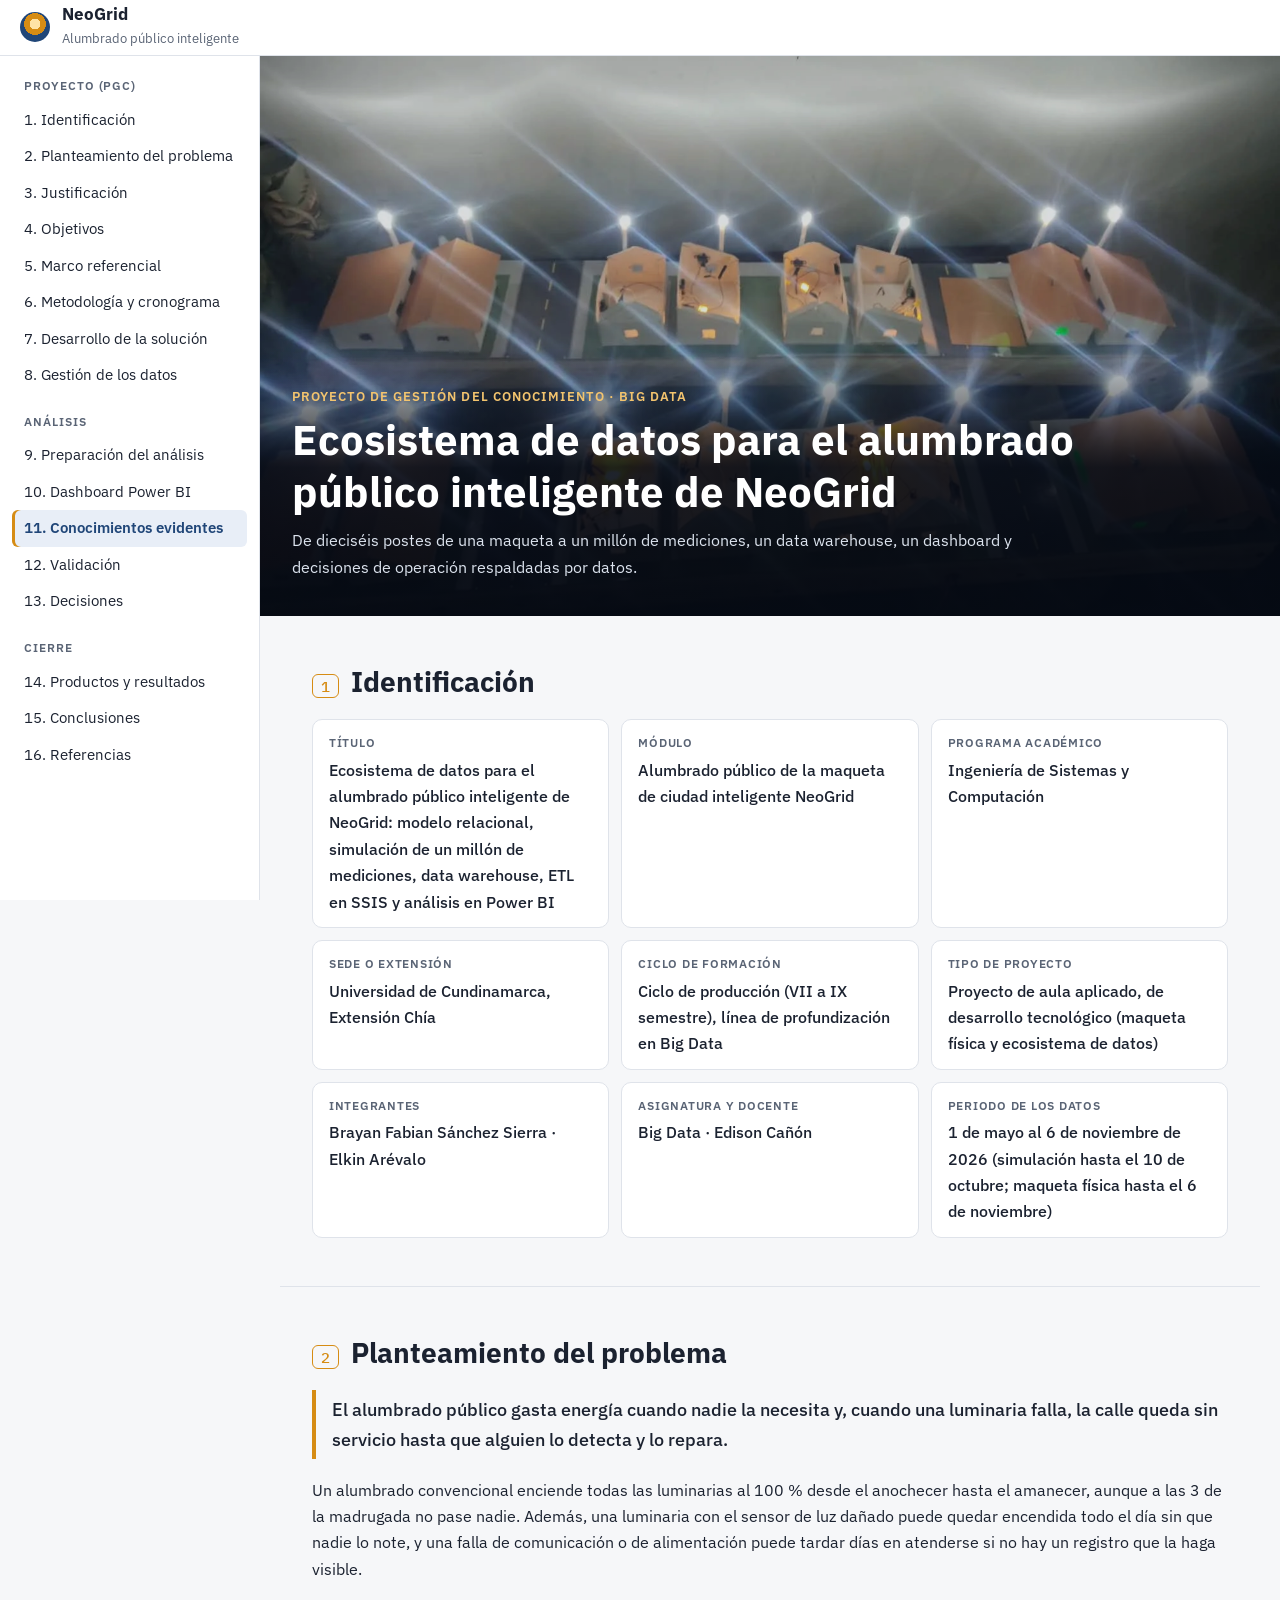
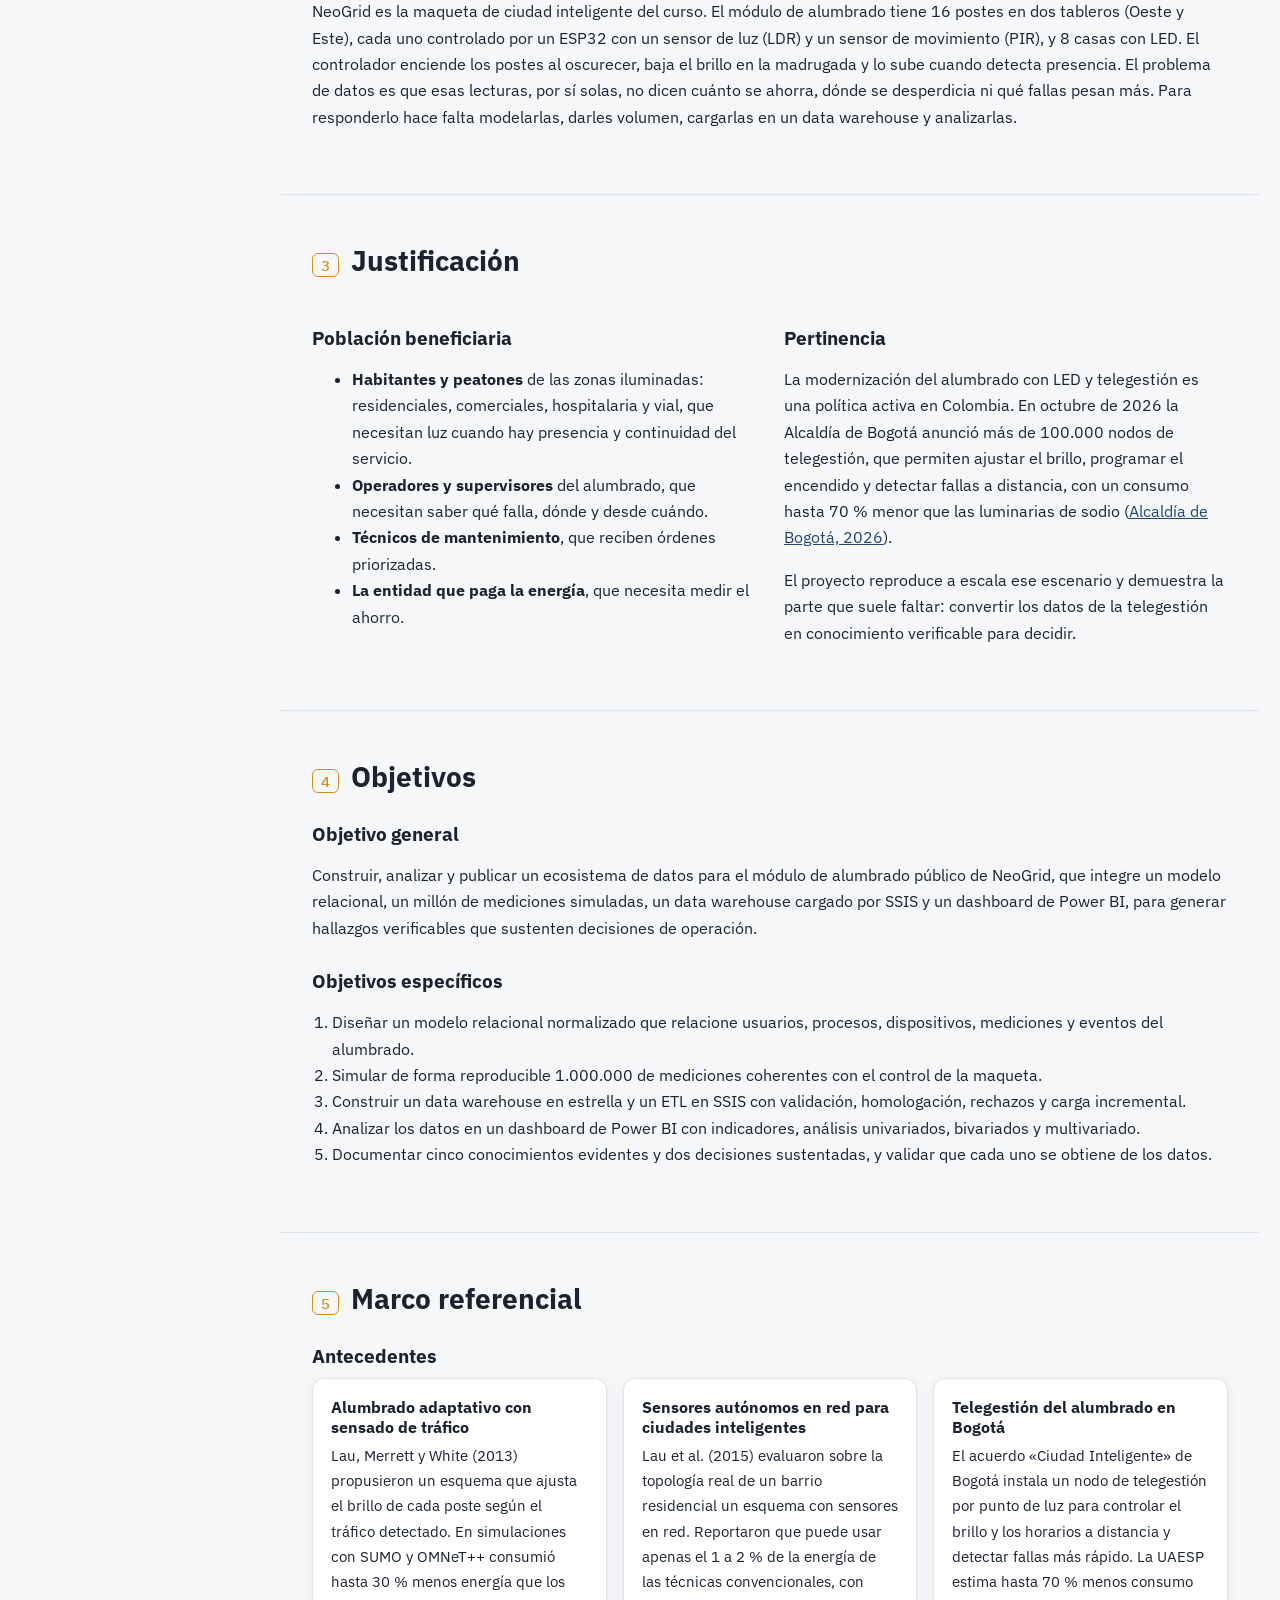
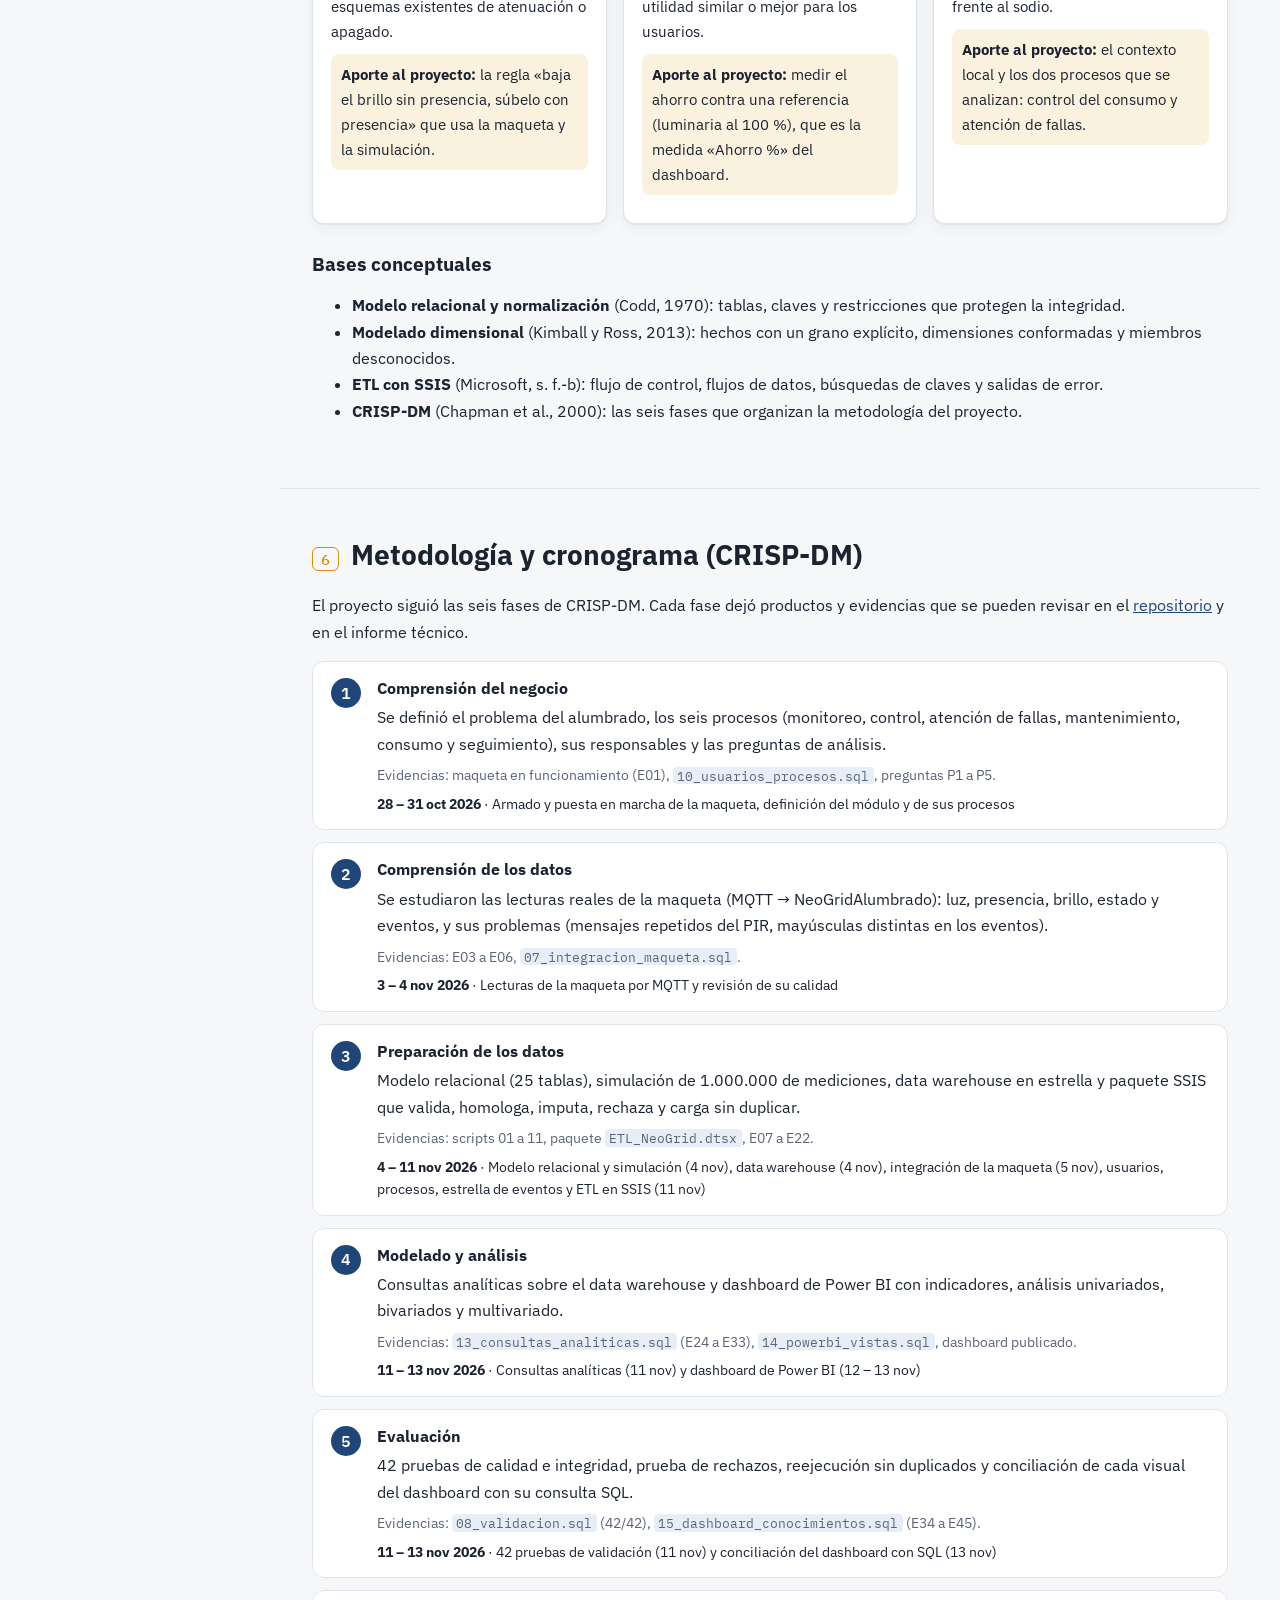
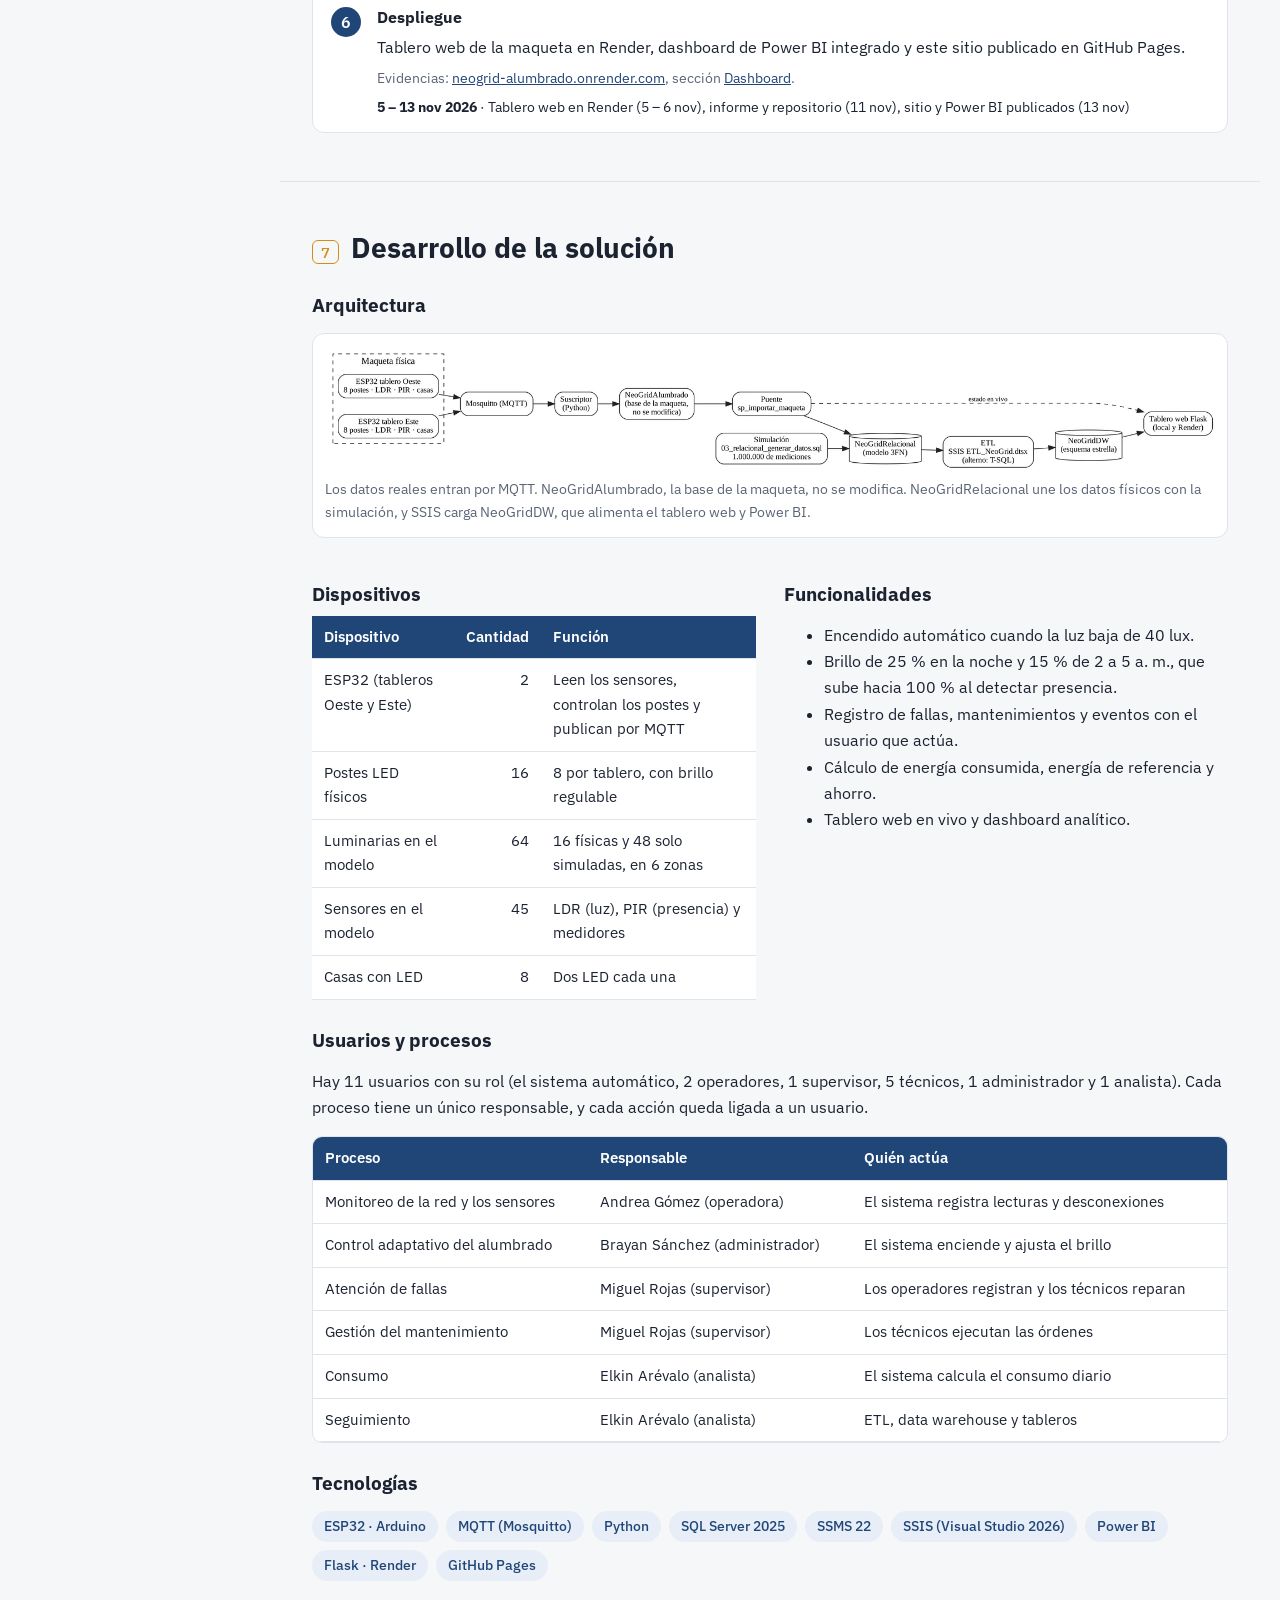
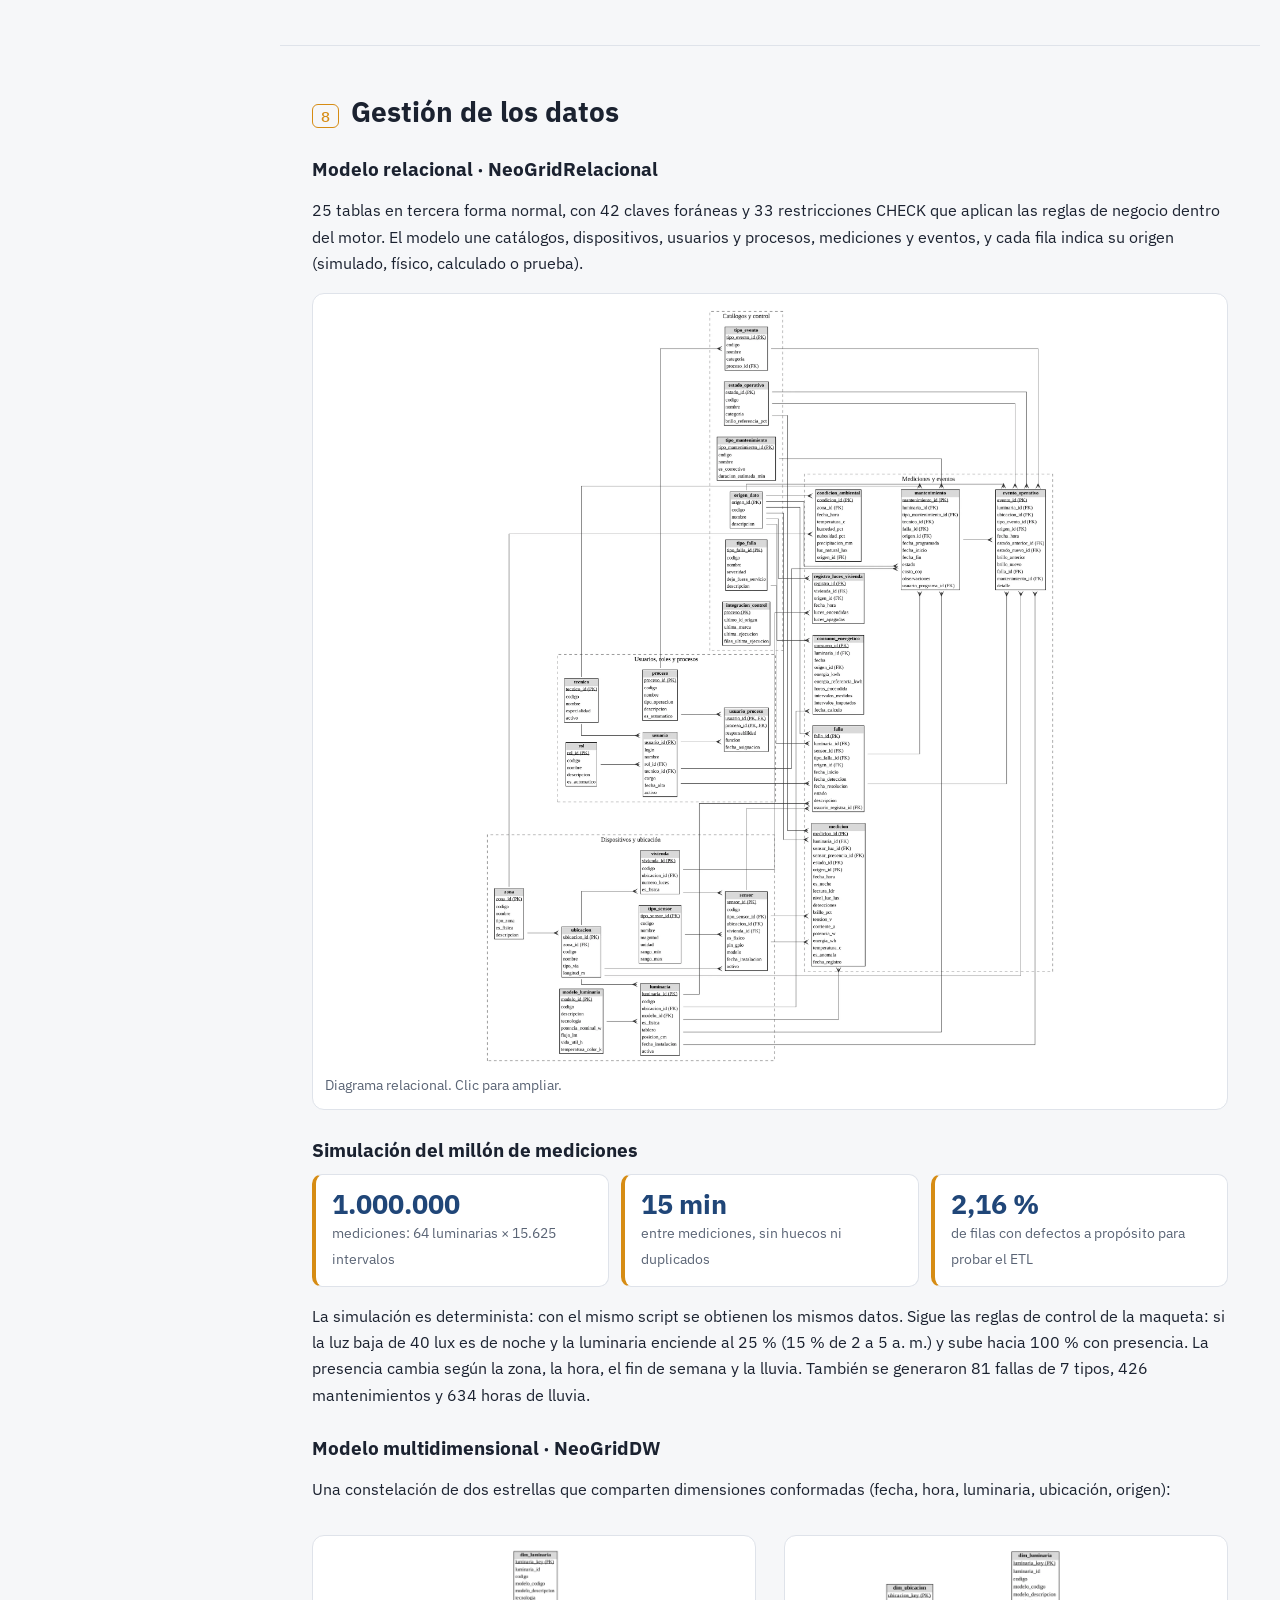
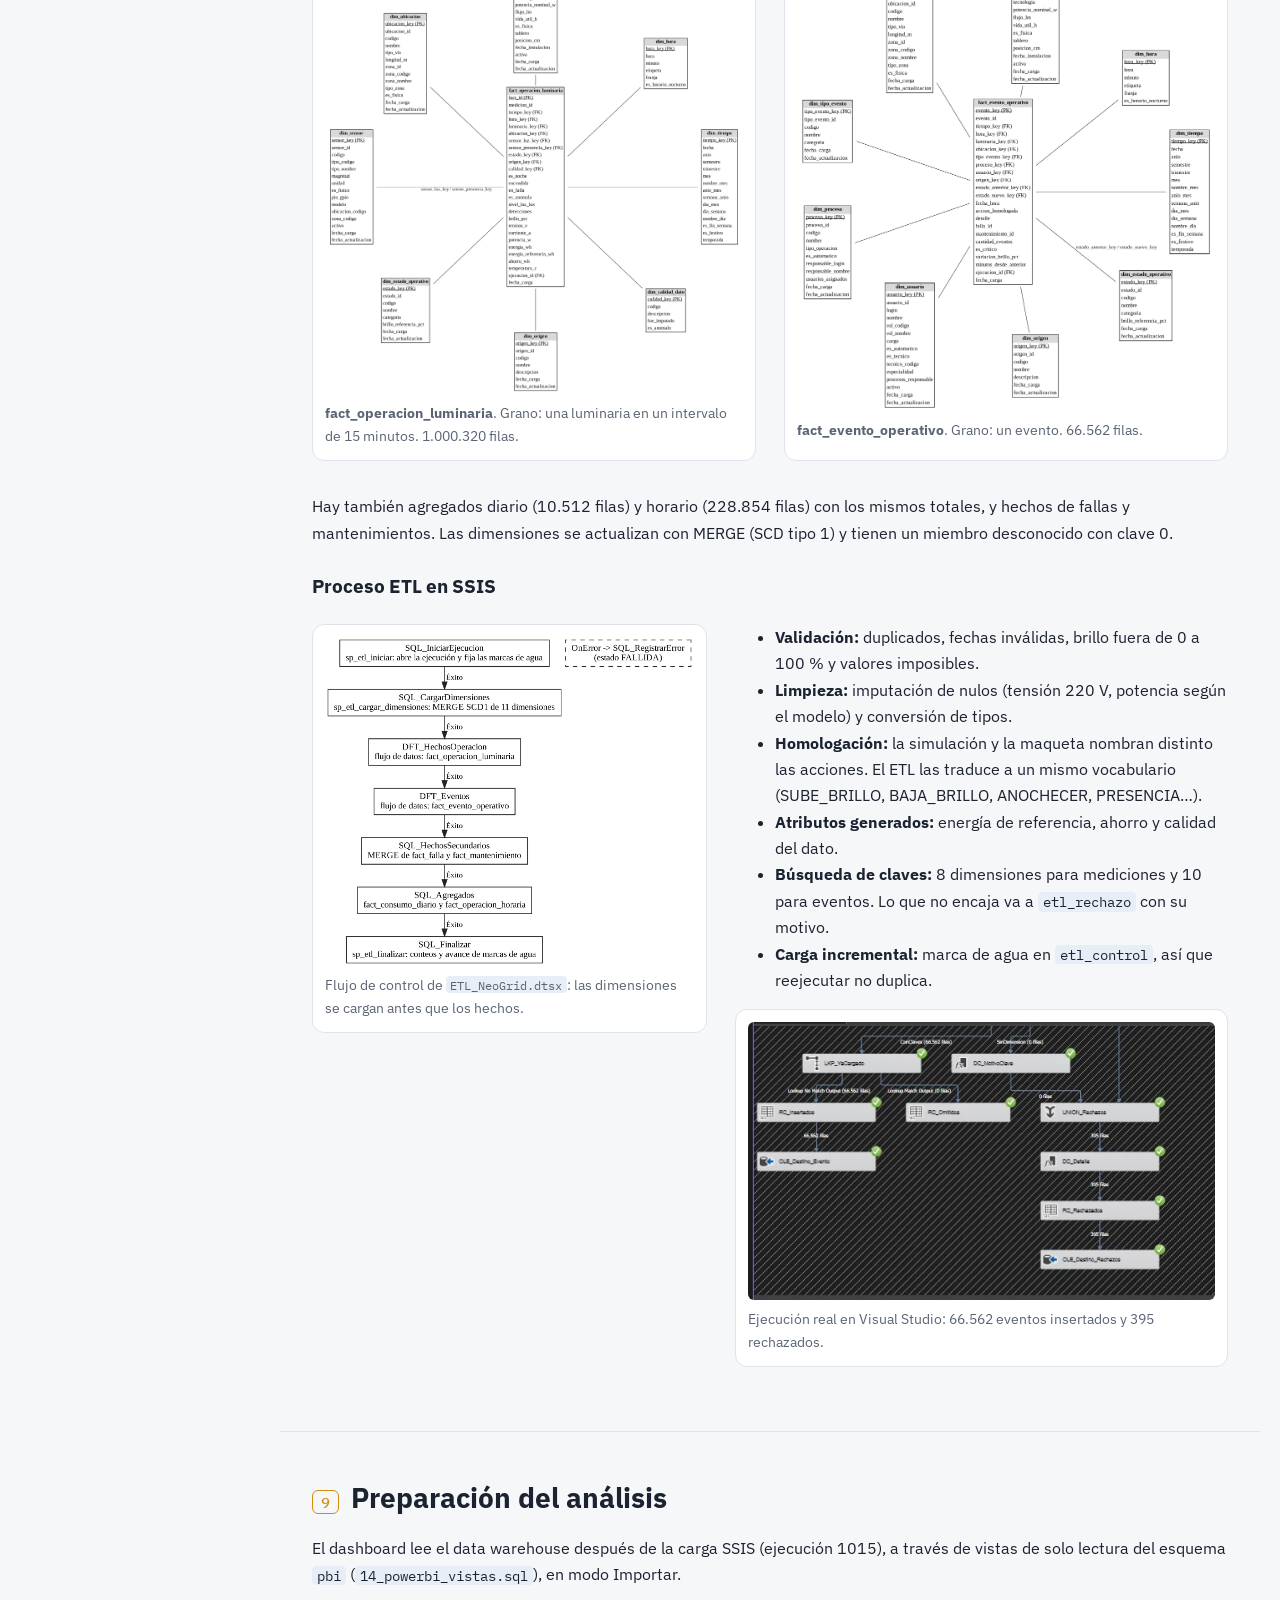
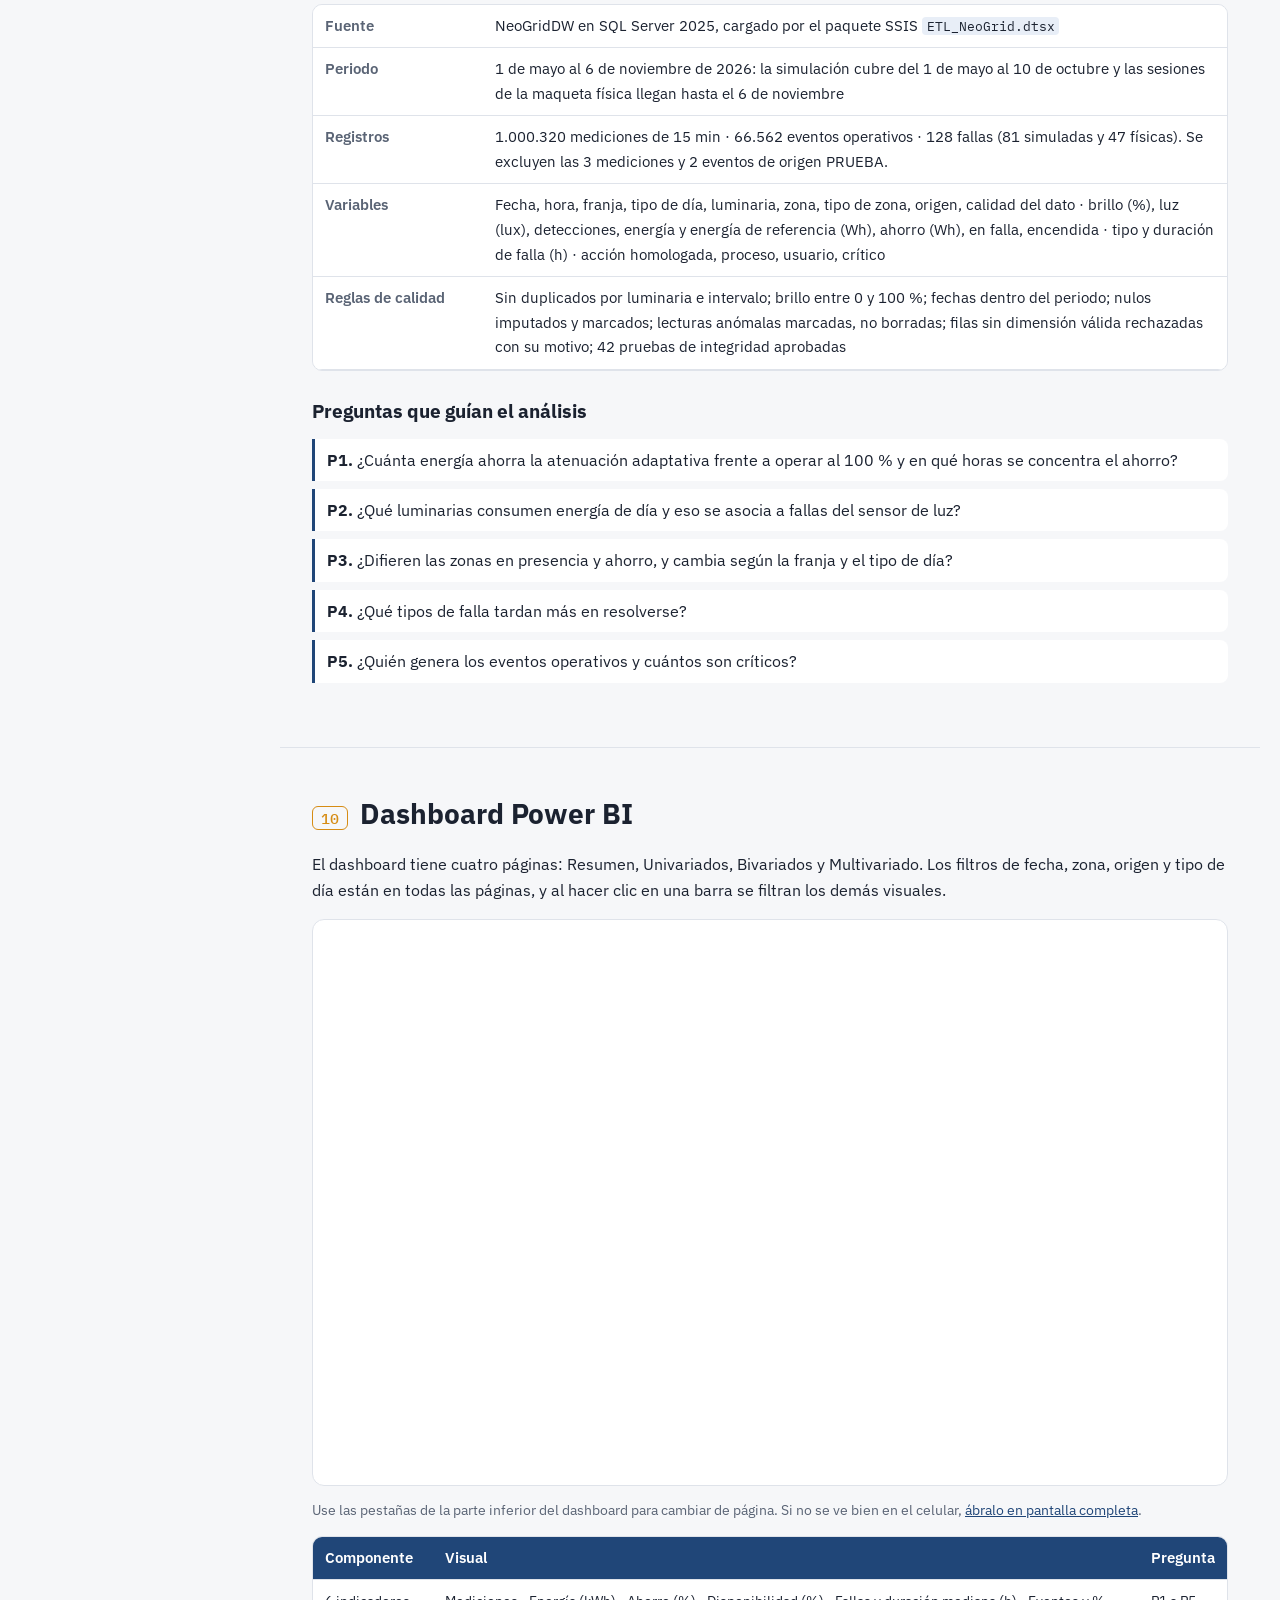
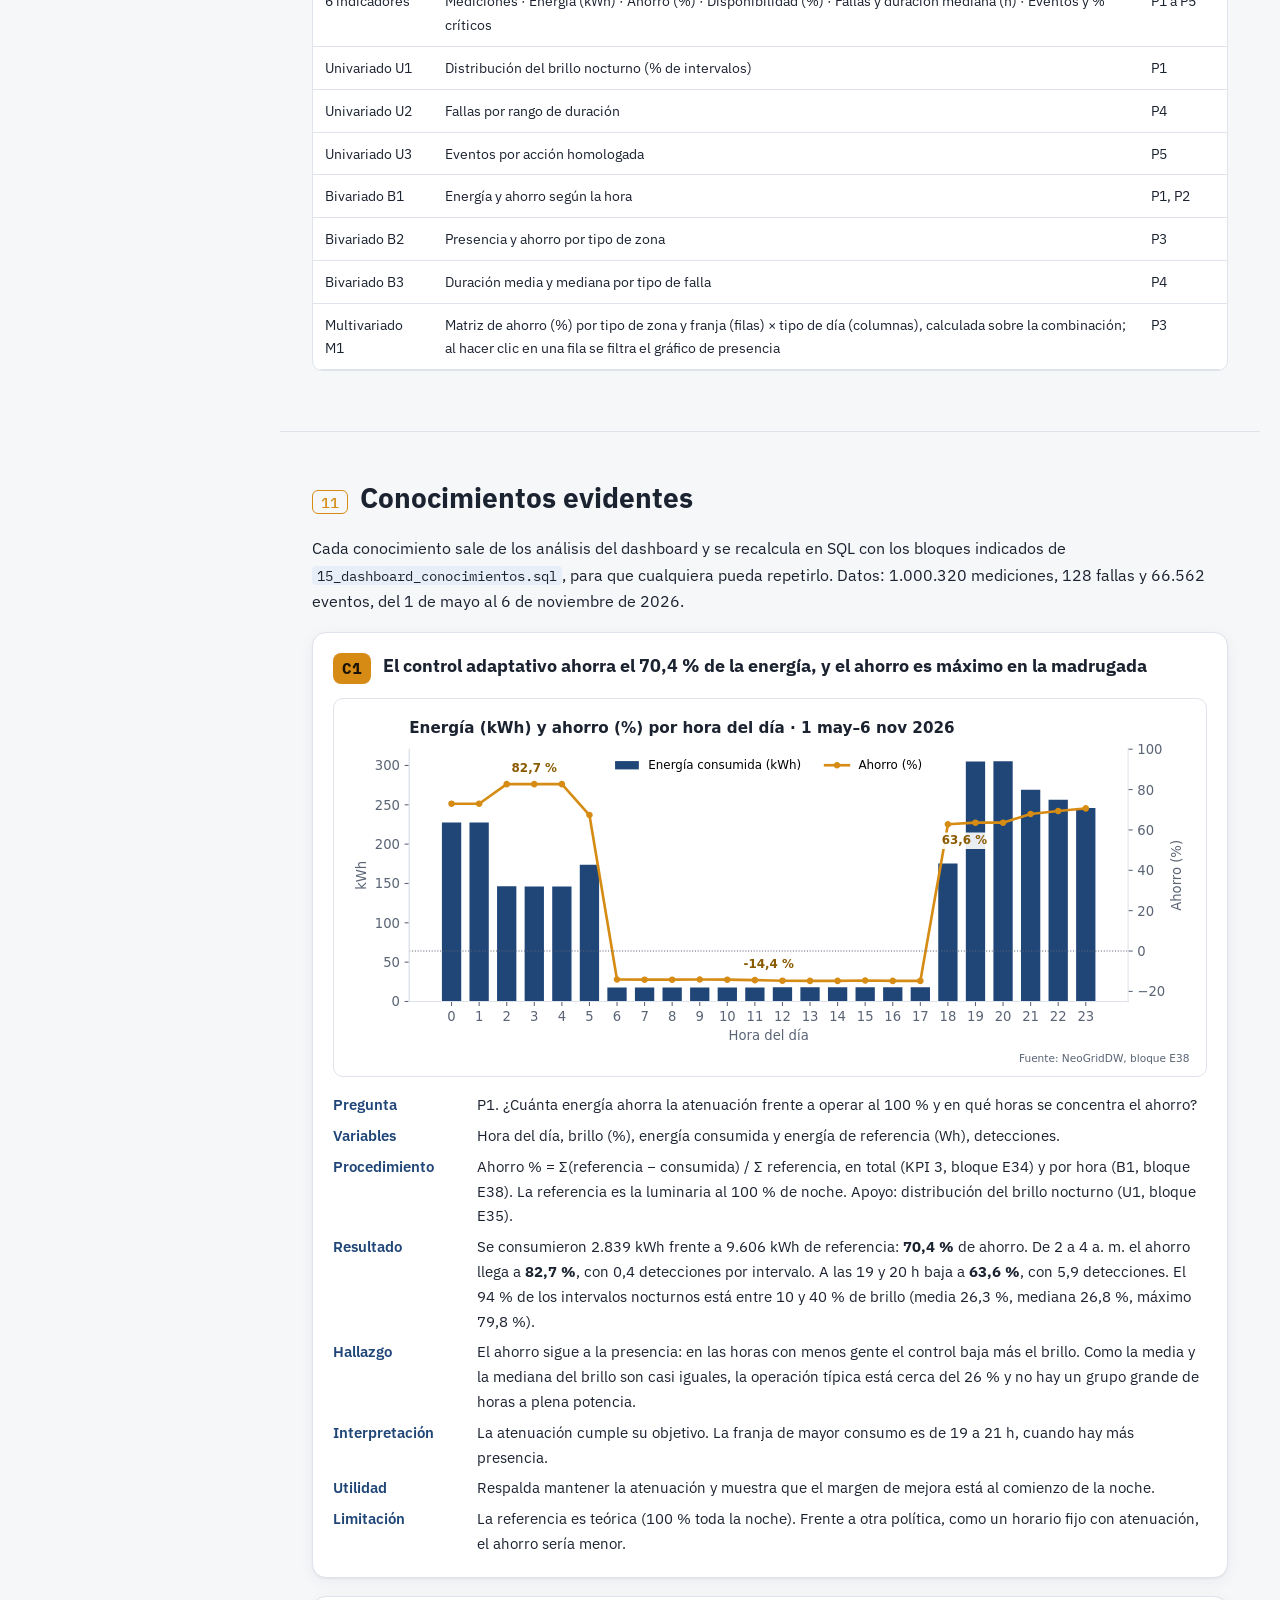
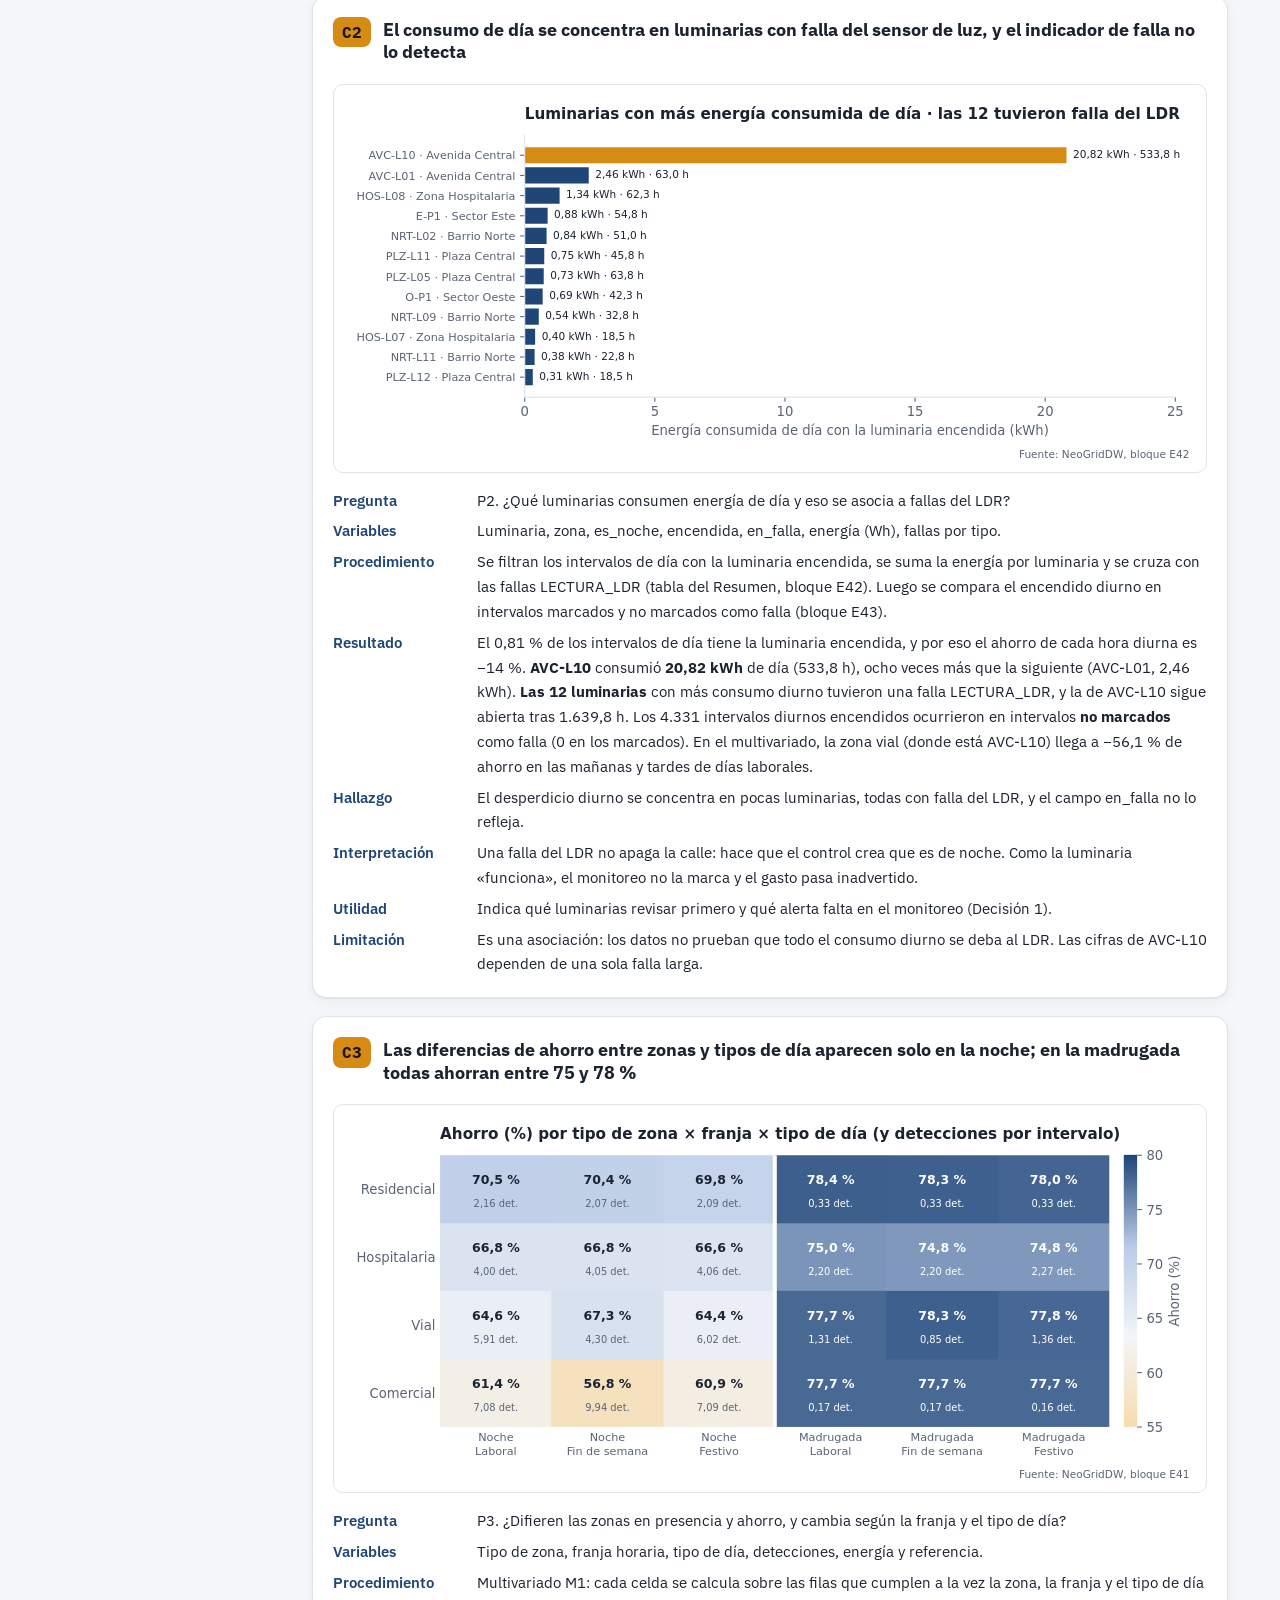
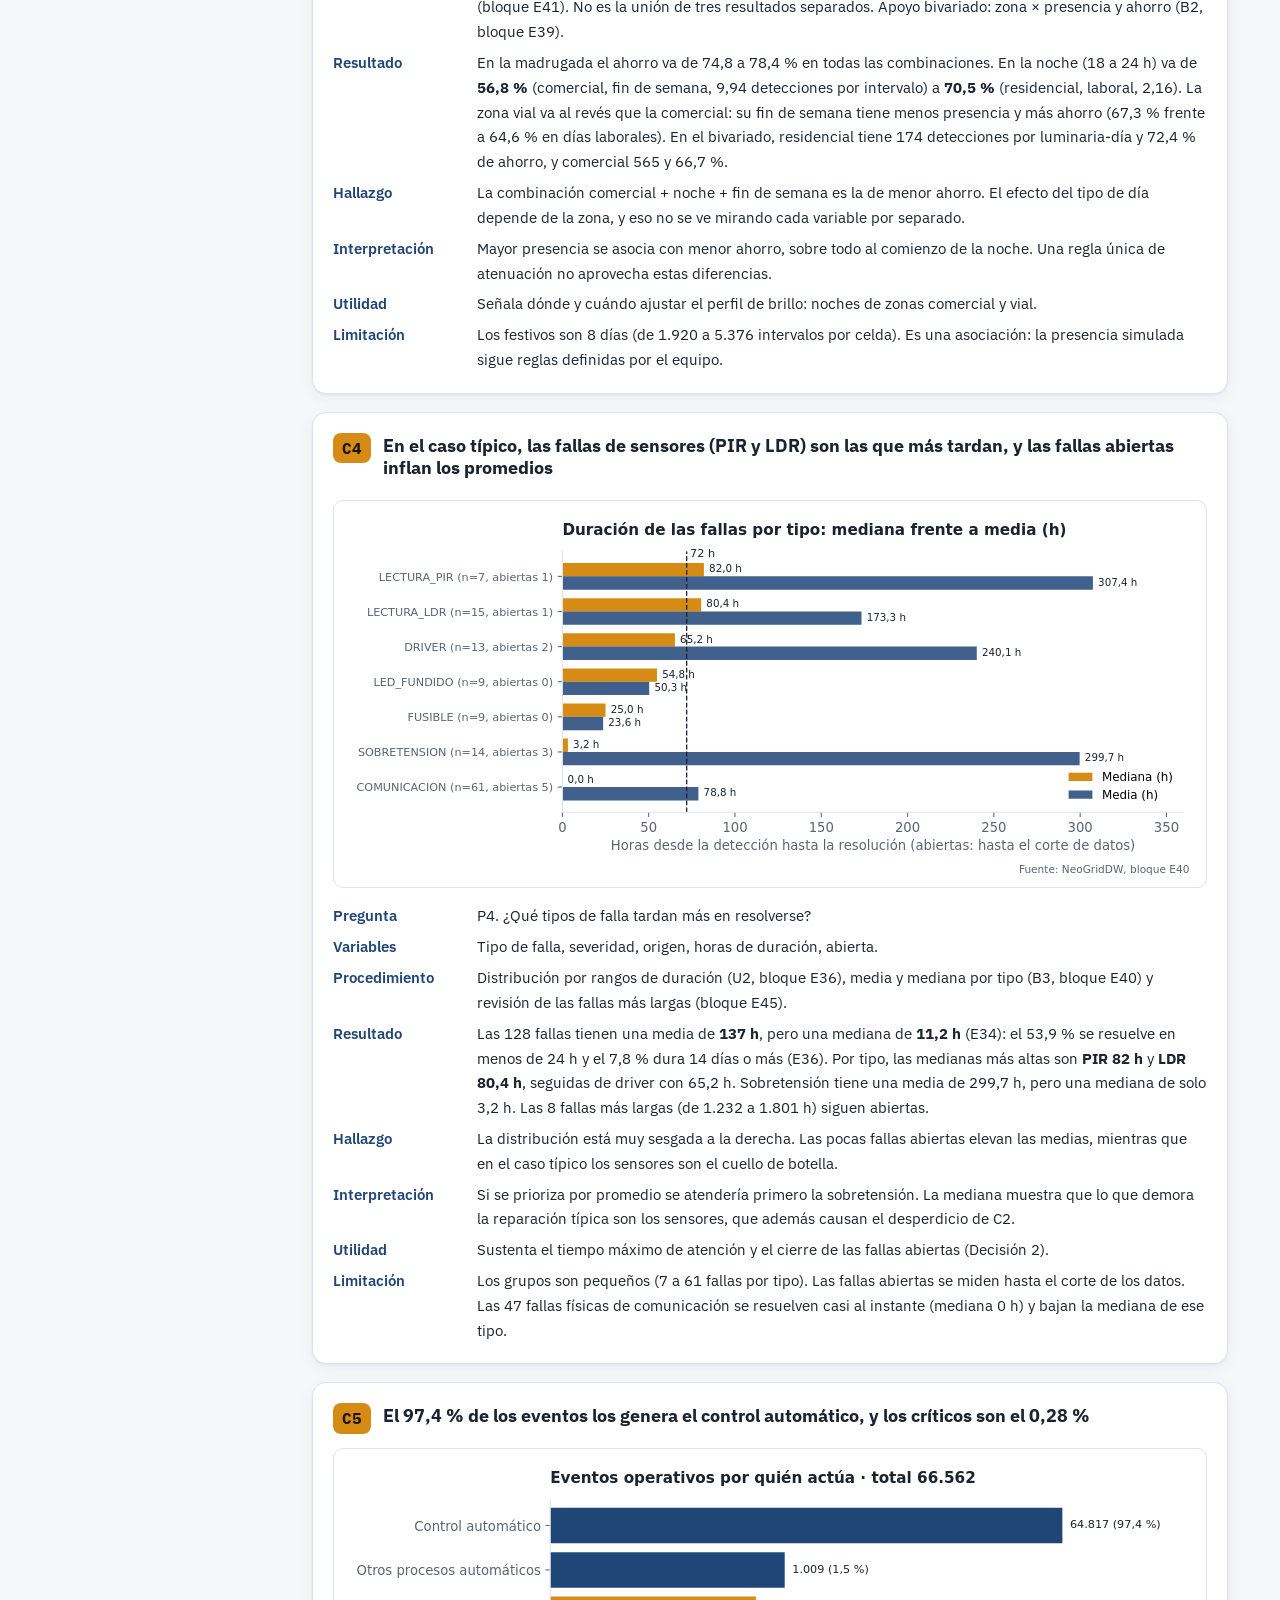
<file: docs/index.html>
<!doctype html>
<html lang="es">
<head>
<meta charset="utf-8">
<meta name="viewport" content="width=device-width, initial-scale=1">
<title>NeoGrid · Alumbrado público inteligente</title>
<meta name="description" content="Proyecto de Gestión del Conocimiento del módulo de alumbrado público de la maqueta de ciudad inteligente NeoGrid: datos, dashboard de Power BI, conocimientos y decisiones.">
<link rel="preconnect" href="https://fonts.googleapis.com">
<link rel="preconnect" href="https://fonts.gstatic.com" crossorigin>
<link href="https://fonts.googleapis.com/css2?family=IBM+Plex+Sans:wght@400;500;600;700&family=IBM+Plex+Mono:wght@400;500&display=swap" rel="stylesheet">
<link rel="stylesheet" href="estilo.css">
</head>
<body>
<a class="saltar" href="#contenido">Saltar al contenido</a>

<header class="cabecera">
  <div class="cabecera__marca">
    <span class="logo" aria-hidden="true"></span>
    <div>
      <strong>NeoGrid</strong>
      <span>Alumbrado público inteligente</span>
    </div>
  </div>
  <button class="menu-boton" aria-expanded="false" aria-controls="menu">Menú</button>
</header>

<div class="marco">
<nav id="menu" class="menu" aria-label="Secciones del proyecto">
  <p class="menu__grupo">Proyecto (PGC)</p>
  <a href="#identificacion">1. Identificación</a>
  <a href="#problema">2. Planteamiento del problema</a>
  <a href="#justificacion">3. Justificación</a>
  <a href="#objetivos">4. Objetivos</a>
  <a href="#marco">5. Marco referencial</a>
  <a href="#metodologia">6. Metodología y cronograma</a>
  <a href="#solucion">7. Desarrollo de la solución</a>
  <a href="#datos">8. Gestión de los datos</a>
  <p class="menu__grupo">Análisis</p>
  <a href="#preparacion">9. Preparación del análisis</a>
  <a href="#dashboard">10. Dashboard Power BI</a>
  <a href="#conocimientos">11. Conocimientos evidentes</a>
  <a href="#validacion">12. Validación</a>
  <a href="#decisiones">13. Decisiones</a>
  <p class="menu__grupo">Cierre</p>
  <a href="#resultados">14. Productos y resultados</a>
  <a href="#conclusiones">15. Conclusiones</a>
  <a href="#referencias">16. Referencias</a>
</nav>

<main id="contenido">

<!-- ============ PORTADA ============ -->
<section class="portada">
  <img src="img/maqueta.webp" alt="Maqueta NeoGrid de noche: postes encendidos en dos tableros y ocho casas sin techo con sus LED" width="1600" height="975">
  <div class="portada__texto">
    <p class="etiqueta">Proyecto de Gestión del Conocimiento · Big Data</p>
    <h1>Ecosistema de datos para el alumbrado público inteligente de NeoGrid</h1>
    <p>De dieciséis postes de una maqueta a un millón de mediciones, un data warehouse, un dashboard y decisiones de operación respaldadas por datos.</p>
  </div>
</section>

<!-- ============ 1 IDENTIFICACIÓN ============ -->
<section id="identificacion">
  <h2><span>1</span> Identificación</h2>
  <dl class="ficha">
    <div><dt>Título</dt><dd>Ecosistema de datos para el alumbrado público inteligente de NeoGrid: modelo relacional, simulación de un millón de mediciones, data warehouse, ETL en SSIS y análisis en Power BI</dd></div>
    <div><dt>Módulo</dt><dd>Alumbrado público de la maqueta de ciudad inteligente NeoGrid</dd></div>
    <div><dt>Programa académico</dt><dd>Ingeniería de Sistemas y Computación</dd></div>
    <div><dt>Sede o extensión</dt><dd>Universidad de Cundinamarca, Extensión Chía</dd></div>
    <div><dt>Ciclo de formación</dt><dd>Ciclo de producción (VII a IX semestre), línea de profundización en Big Data</dd></div>
    <div><dt>Tipo de proyecto</dt><dd>Proyecto de aula aplicado, de desarrollo tecnológico (maqueta física y ecosistema de datos)</dd></div>
    <div><dt>Integrantes</dt><dd>Brayan Fabian Sánchez Sierra · Elkin Arévalo</dd></div>
    <div><dt>Asignatura y docente</dt><dd>Big Data · Edison Cañón</dd></div>
    <div><dt>Periodo de los datos</dt><dd>1 de mayo al 6 de noviembre de 2026 (simulación hasta el 10 de octubre; maqueta física hasta el 6 de noviembre)</dd></div>
  </dl>
</section>

<!-- ============ 2 PROBLEMA ============ -->
<section id="problema">
  <h2><span>2</span> Planteamiento del problema</h2>
  <p class="destacado">El alumbrado público gasta energía cuando nadie la necesita y, cuando una luminaria falla, la calle queda sin servicio hasta que alguien lo detecta y lo repara.</p>
  <p>Un alumbrado convencional enciende todas las luminarias al 100 % desde el anochecer hasta el amanecer, aunque a las 3 de la madrugada no pase nadie. Además, una luminaria con el sensor de luz dañado puede quedar encendida todo el día sin que nadie lo note, y una falla de comunicación o de alimentación puede tardar días en atenderse si no hay un registro que la haga visible.</p>
  <p>NeoGrid es la maqueta de ciudad inteligente del curso. El módulo de alumbrado tiene 16 postes en dos tableros (Oeste y Este), cada uno controlado por un ESP32 con un sensor de luz (LDR) y un sensor de movimiento (PIR), y 8 casas con LED. El controlador enciende los postes al oscurecer, baja el brillo en la madrugada y lo sube cuando detecta presencia. El problema de datos es que esas lecturas, por sí solas, no dicen cuánto se ahorra, dónde se desperdicia ni qué fallas pesan más. Para responderlo hace falta modelarlas, darles volumen, cargarlas en un data warehouse y analizarlas.</p>
</section>

<!-- ============ 3 JUSTIFICACIÓN ============ -->
<section id="justificacion">
  <h2><span>3</span> Justificación</h2>
  <div class="columnas">
    <div>
      <h3>Población beneficiaria</h3>
      <ul>
        <li><strong>Habitantes y peatones</strong> de las zonas iluminadas: residenciales, comerciales, hospitalaria y vial, que necesitan luz cuando hay presencia y continuidad del servicio.</li>
        <li><strong>Operadores y supervisores</strong> del alumbrado, que necesitan saber qué falla, dónde y desde cuándo.</li>
        <li><strong>Técnicos de mantenimiento</strong>, que reciben órdenes priorizadas.</li>
        <li><strong>La entidad que paga la energía</strong>, que necesita medir el ahorro.</li>
      </ul>
    </div>
    <div>
      <h3>Pertinencia</h3>
      <p>La modernización del alumbrado con LED y telegestión es una política activa en Colombia. En octubre de 2026 la Alcaldía de Bogotá anunció más de 100.000 nodos de telegestión, que permiten ajustar el brillo, programar el encendido y detectar fallas a distancia, con un consumo hasta 70 % menor que las luminarias de sodio (<a href="#ref-bogota">Alcaldía de Bogotá, 2026</a>).</p>
      <p>El proyecto reproduce a escala ese escenario y demuestra la parte que suele faltar: convertir los datos de la telegestión en conocimiento verificable para decidir.</p>
    </div>
  </div>
</section>

<!-- ============ 4 OBJETIVOS ============ -->
<section id="objetivos">
  <h2><span>4</span> Objetivos</h2>
  <h3>Objetivo general</h3>
  <p>Construir, analizar y publicar un ecosistema de datos para el módulo de alumbrado público de NeoGrid, que integre un modelo relacional, un millón de mediciones simuladas, un data warehouse cargado por SSIS y un dashboard de Power BI, para generar hallazgos verificables que sustenten decisiones de operación.</p>
  <h3>Objetivos específicos</h3>
  <ol class="lista-objetivos">
    <li>Diseñar un modelo relacional normalizado que relacione usuarios, procesos, dispositivos, mediciones y eventos del alumbrado.</li>
    <li>Simular de forma reproducible 1.000.000 de mediciones coherentes con el control de la maqueta.</li>
    <li>Construir un data warehouse en estrella y un ETL en SSIS con validación, homologación, rechazos y carga incremental.</li>
    <li>Analizar los datos en un dashboard de Power BI con indicadores, análisis univariados, bivariados y multivariado.</li>
    <li>Documentar cinco conocimientos evidentes y dos decisiones sustentadas, y validar que cada uno se obtiene de los datos.</li>
  </ol>
</section>

<!-- ============ 5 MARCO REFERENCIAL ============ -->
<section id="marco">
  <h2><span>5</span> Marco referencial</h2>
  <h3>Antecedentes</h3>
  <div class="tarjetas">
    <article class="tarjeta">
      <h4>Alumbrado adaptativo con sensado de tráfico</h4>
      <p>Lau, Merrett y White (2013) propusieron un esquema que ajusta el brillo de cada poste según el tráfico detectado. En simulaciones con SUMO y OMNeT++ consumió hasta 30 % menos energía que los esquemas existentes de atenuación o apagado.</p>
      <p class="aporte"><strong>Aporte al proyecto:</strong> la regla «baja el brillo sin presencia, súbelo con presencia» que usa la maqueta y la simulación.</p>
    </article>
    <article class="tarjeta">
      <h4>Sensores autónomos en red para ciudades inteligentes</h4>
      <p>Lau et al. (2015) evaluaron sobre la topología real de un barrio residencial un esquema con sensores en red. Reportaron que puede usar apenas el 1 a 2 % de la energía de las técnicas convencionales, con utilidad similar o mejor para los usuarios.</p>
      <p class="aporte"><strong>Aporte al proyecto:</strong> medir el ahorro contra una referencia (luminaria al 100 %), que es la medida «Ahorro %» del dashboard.</p>
    </article>
    <article class="tarjeta">
      <h4>Telegestión del alumbrado en Bogotá</h4>
      <p>El acuerdo «Ciudad Inteligente» de Bogotá instala un nodo de telegestión por punto de luz para controlar el brillo y los horarios a distancia y detectar fallas más rápido. La UAESP estima hasta 70 % menos consumo frente al sodio.</p>
      <p class="aporte"><strong>Aporte al proyecto:</strong> el contexto local y los dos procesos que se analizan: control del consumo y atención de fallas.</p>
    </article>
  </div>
  <h3>Bases conceptuales</h3>
  <ul>
    <li><strong>Modelo relacional y normalización</strong> (Codd, 1970): tablas, claves y restricciones que protegen la integridad.</li>
    <li><strong>Modelado dimensional</strong> (Kimball y Ross, 2013): hechos con un grano explícito, dimensiones conformadas y miembros desconocidos.</li>
    <li><strong>ETL con SSIS</strong> (Microsoft, s. f.-b): flujo de control, flujos de datos, búsquedas de claves y salidas de error.</li>
    <li><strong>CRISP-DM</strong> (Chapman et al., 2000): las seis fases que organizan la metodología del proyecto.</li>
  </ul>
</section>

<!-- ============ 6 METODOLOGÍA ============ -->
<section id="metodologia">
  <h2><span>6</span> Metodología y cronograma (CRISP-DM)</h2>
  <p>El proyecto siguió las seis fases de CRISP-DM. Cada fase dejó productos y evidencias que se pueden revisar en el <a href="https://github.com/Brenyan10/neogrid-alumbrado">repositorio</a> y en el informe técnico.</p>
  <ol class="fases">
    <li>
      <h4>Comprensión del negocio</h4>
      <p>Se definió el problema del alumbrado, los seis procesos (monitoreo, control, atención de fallas, mantenimiento, consumo y seguimiento), sus responsables y las preguntas de análisis.</p>
      <p class="evidencia">Evidencias: maqueta en funcionamiento (E01), <code>10_usuarios_procesos.sql</code>, preguntas P1 a P5.</p>
      <p class="fecha"><strong>28 – 31 oct 2026</strong> · Armado y puesta en marcha de la maqueta, definición del módulo y de sus procesos</p>
    </li>
    <li>
      <h4>Comprensión de los datos</h4>
      <p>Se estudiaron las lecturas reales de la maqueta (MQTT → NeoGridAlumbrado): luz, presencia, brillo, estado y eventos, y sus problemas (mensajes repetidos del PIR, mayúsculas distintas en los eventos).</p>
      <p class="evidencia">Evidencias: E03 a E06, <code>07_integracion_maqueta.sql</code>.</p>
      <p class="fecha"><strong>3 – 4 nov 2026</strong> · Lecturas de la maqueta por MQTT y revisión de su calidad</p>
    </li>
    <li>
      <h4>Preparación de los datos</h4>
      <p>Modelo relacional (25 tablas), simulación de 1.000.000 de mediciones, data warehouse en estrella y paquete SSIS que valida, homologa, imputa, rechaza y carga sin duplicar.</p>
      <p class="evidencia">Evidencias: scripts 01 a 11, paquete <code>ETL_NeoGrid.dtsx</code>, E07 a E22.</p>
      <p class="fecha"><strong>4 – 11 nov 2026</strong> · Modelo relacional y simulación (4 nov), data warehouse (4 nov), integración de la maqueta (5 nov), usuarios, procesos, estrella de eventos y ETL en SSIS (11 nov)</p>
    </li>
    <li>
      <h4>Modelado y análisis</h4>
      <p>Consultas analíticas sobre el data warehouse y dashboard de Power BI con indicadores, análisis univariados, bivariados y multivariado.</p>
      <p class="evidencia">Evidencias: <code>13_consultas_analiticas.sql</code> (E24 a E33), <code>14_powerbi_vistas.sql</code>, dashboard publicado.</p>
      <p class="fecha"><strong>11 – 13 nov 2026</strong> · Consultas analíticas (11 nov) y dashboard de Power BI (12 – 13 nov)</p>
    </li>
    <li>
      <h4>Evaluación</h4>
      <p>42 pruebas de calidad e integridad, prueba de rechazos, reejecución sin duplicados y conciliación de cada visual del dashboard con su consulta SQL.</p>
      <p class="evidencia">Evidencias: <code>08_validacion.sql</code> (42/42), <code>15_dashboard_conocimientos.sql</code> (E34 a E45).</p>
      <p class="fecha"><strong>11 – 13 nov 2026</strong> · 42 pruebas de validación (11 nov) y conciliación del dashboard con SQL (13 nov)</p>
    </li>
    <li>
      <h4>Despliegue</h4>
      <p>Tablero web de la maqueta en Render, dashboard de Power BI integrado y este sitio publicado en GitHub Pages.</p>
      <p class="evidencia">Evidencias: <a href="https://neogrid-alumbrado.onrender.com">neogrid-alumbrado.onrender.com</a>, sección <a href="#dashboard">Dashboard</a>.</p>
      <p class="fecha"><strong>5 – 13 nov 2026</strong> · Tablero web en Render (5 – 6 nov), informe y repositorio (11 nov), sitio y Power BI publicados (13 nov)</p>
    </li>
  </ol>
</section>

<!-- ============ 7 SOLUCIÓN ============ -->
<section id="solucion">
  <h2><span>7</span> Desarrollo de la solución</h2>
  <h3>Arquitectura</h3>
  <figure class="figura">
    <img src="img/arquitectura.webp" alt="Diagrama: ESP32 de la maqueta, Mosquitto MQTT, suscriptor Python, NeoGridAlumbrado, puente hacia NeoGridRelacional junto con la simulación, ETL SSIS, NeoGridDW y tablero web" loading="lazy" width="1600" height="223">
    <figcaption>Los datos reales entran por MQTT. NeoGridAlumbrado, la base de la maqueta, no se modifica. NeoGridRelacional une los datos físicos con la simulación, y SSIS carga NeoGridDW, que alimenta el tablero web y Power BI.</figcaption>
  </figure>

  <div class="columnas">
    <div>
      <h3>Dispositivos</h3>
      <table>
        <thead><tr><th>Dispositivo</th><th>Cantidad</th><th>Función</th></tr></thead>
        <tbody>
          <tr><td>ESP32 (tableros Oeste y Este)</td><td class="num">2</td><td>Leen los sensores, controlan los postes y publican por MQTT</td></tr>
          <tr><td>Postes LED físicos</td><td class="num">16</td><td>8 por tablero, con brillo regulable</td></tr>
          <tr><td>Luminarias en el modelo</td><td class="num">64</td><td>16 físicas y 48 solo simuladas, en 6 zonas</td></tr>
          <tr><td>Sensores en el modelo</td><td class="num">45</td><td>LDR (luz), PIR (presencia) y medidores</td></tr>
          <tr><td>Casas con LED</td><td class="num">8</td><td>Dos LED cada una</td></tr>
        </tbody>
      </table>
    </div>
    <div>
      <h3>Funcionalidades</h3>
      <ul>
        <li>Encendido automático cuando la luz baja de 40 lux.</li>
        <li>Brillo de 25 % en la noche y 15 % de 2 a 5 a. m., que sube hacia 100 % al detectar presencia.</li>
        <li>Registro de fallas, mantenimientos y eventos con el usuario que actúa.</li>
        <li>Cálculo de energía consumida, energía de referencia y ahorro.</li>
        <li>Tablero web en vivo y dashboard analítico.</li>
      </ul>
    </div>
  </div>

  <h3>Usuarios y procesos</h3>
  <p>Hay 11 usuarios con su rol (el sistema automático, 2 operadores, 1 supervisor, 5 técnicos, 1 administrador y 1 analista). Cada proceso tiene un único responsable, y cada acción queda ligada a un usuario.</p>
  <div class="tabla-desplazable">
  <table>
    <thead><tr><th>Proceso</th><th>Responsable</th><th>Quién actúa</th></tr></thead>
    <tbody>
      <tr><td>Monitoreo de la red y los sensores</td><td>Andrea Gómez (operadora)</td><td>El sistema registra lecturas y desconexiones</td></tr>
      <tr><td>Control adaptativo del alumbrado</td><td>Brayan Sánchez (administrador)</td><td>El sistema enciende y ajusta el brillo</td></tr>
      <tr><td>Atención de fallas</td><td>Miguel Rojas (supervisor)</td><td>Los operadores registran y los técnicos reparan</td></tr>
      <tr><td>Gestión del mantenimiento</td><td>Miguel Rojas (supervisor)</td><td>Los técnicos ejecutan las órdenes</td></tr>
      <tr><td>Consumo</td><td>Elkin Arévalo (analista)</td><td>El sistema calcula el consumo diario</td></tr>
      <tr><td>Seguimiento</td><td>Elkin Arévalo (analista)</td><td>ETL, data warehouse y tableros</td></tr>
    </tbody>
  </table>
  </div>

  <h3>Tecnologías</h3>
  <ul class="chips">
    <li>ESP32 · Arduino</li><li>MQTT (Mosquitto)</li><li>Python</li><li>SQL Server 2025</li><li>SSMS 22</li>
    <li>SSIS (Visual Studio 2026)</li><li>Power BI</li><li>Flask · Render</li><li>GitHub Pages</li>
  </ul>
</section>

<!-- ============ 8 DATOS ============ -->
<section id="datos">
  <h2><span>8</span> Gestión de los datos</h2>

  <h3>Modelo relacional · NeoGridRelacional</h3>
  <p>25 tablas en tercera forma normal, con 42 claves foráneas y 33 restricciones CHECK que aplican las reglas de negocio dentro del motor. El modelo une catálogos, dispositivos, usuarios y procesos, mediciones y eventos, y cada fila indica su origen (simulado, físico, calculado o prueba).</p>
  <figure class="figura figura--alta">
    <a href="img/relacional.webp"><img src="img/relacional.webp" alt="Diagrama entidad-relación de las 25 tablas de NeoGridRelacional" loading="lazy" width="2000" height="2637"></a>
    <figcaption>Diagrama relacional. Clic para ampliar.</figcaption>
  </figure>

  <h3>Simulación del millón de mediciones</h3>
  <div class="cifras">
    <div><strong>1.000.000</strong><span>mediciones: 64 luminarias × 15.625 intervalos</span></div>
    <div><strong>15 min</strong><span>entre mediciones, sin huecos ni duplicados</span></div>
    <div><strong>2,16 %</strong><span>de filas con defectos a propósito para probar el ETL</span></div>
  </div>
  <p>La simulación es determinista: con el mismo script se obtienen los mismos datos. Sigue las reglas de control de la maqueta: si la luz baja de 40 lux es de noche y la luminaria enciende al 25 % (15 % de 2 a 5 a. m.) y sube hacia 100 % con presencia. La presencia cambia según la zona, la hora, el fin de semana y la lluvia. También se generaron 81 fallas de 7 tipos, 426 mantenimientos y 634 horas de lluvia.</p>

  <h3>Modelo multidimensional · NeoGridDW</h3>
  <p>Una constelación de dos estrellas que comparten dimensiones conformadas (fecha, hora, luminaria, ubicación, origen):</p>
  <div class="columnas">
    <figure class="figura">
      <a href="img/estrella_operacion.webp"><img src="img/estrella_operacion.webp" alt="Estrella de operación de luminarias" loading="lazy" width="2000" height="2135"></a>
      <figcaption><strong>fact_operacion_luminaria</strong>. Grano: una luminaria en un intervalo de 15 minutos. 1.000.320 filas.</figcaption>
    </figure>
    <figure class="figura">
      <a href="img/estrella_eventos.webp"><img src="img/estrella_eventos.webp" alt="Estrella de eventos operativos" loading="lazy" width="2000" height="2218"></a>
      <figcaption><strong>fact_evento_operativo</strong>. Grano: un evento. 66.562 filas.</figcaption>
    </figure>
  </div>
  <p>Hay también agregados diario (10.512 filas) y horario (228.854 filas) con los mismos totales, y hechos de fallas y mantenimientos. Las dimensiones se actualizan con MERGE (SCD tipo 1) y tienen un miembro desconocido con clave 0.</p>

  <h3>Proceso ETL en SSIS</h3>
  <div class="columnas columnas--etl">
    <figure class="figura">
      <img src="img/flujo_control.webp" alt="Flujo de control del paquete ETL_NeoGrid" loading="lazy" width="1389" height="1239">
      <figcaption>Flujo de control de <code>ETL_NeoGrid.dtsx</code>: las dimensiones se cargan antes que los hechos.</figcaption>
    </figure>
    <div>
      <ul>
        <li><strong>Validación:</strong> duplicados, fechas inválidas, brillo fuera de 0 a 100 % y valores imposibles.</li>
        <li><strong>Limpieza:</strong> imputación de nulos (tensión 220 V, potencia según el modelo) y conversión de tipos.</li>
        <li><strong>Homologación:</strong> la simulación y la maqueta nombran distinto las acciones. El ETL las traduce a un mismo vocabulario (SUBE_BRILLO, BAJA_BRILLO, ANOCHECER, PRESENCIA…).</li>
        <li><strong>Atributos generados:</strong> energía de referencia, ahorro y calidad del dato.</li>
        <li><strong>Búsqueda de claves:</strong> 8 dimensiones para mediciones y 10 para eventos. Lo que no encaja va a <code>etl_rechazo</code> con su motivo.</li>
        <li><strong>Carga incremental:</strong> marca de agua en <code>etl_control</code>, así que reejecutar no duplica.</li>
      </ul>
      <figure class="figura">
        <img src="img/ssis_eventos_carga.webp" alt="Ejecución del flujo DFT_Eventos en Visual Studio: 66.562 filas insertadas y 395 rechazadas" loading="lazy" width="585" height="347">
        <figcaption>Ejecución real en Visual Studio: 66.562 eventos insertados y 395 rechazados.</figcaption>
      </figure>
    </div>
  </div>
</section>

<!-- ============ 9 PREPARACIÓN ============ -->
<section id="preparacion">
  <h2><span>9</span> Preparación del análisis</h2>
  <p>El dashboard lee el data warehouse después de la carga SSIS (ejecución 1015), a través de vistas de solo lectura del esquema <code>pbi</code> (<code>14_powerbi_vistas.sql</code>), en modo Importar.</p>
  <div class="tabla-desplazable">
  <table>
    <tbody>
      <tr><th scope="row">Fuente</th><td>NeoGridDW en SQL Server 2025, cargado por el paquete SSIS <code>ETL_NeoGrid.dtsx</code></td></tr>
      <tr><th scope="row">Periodo</th><td>1 de mayo al 6 de noviembre de 2026: la simulación cubre del 1 de mayo al 10 de octubre y las sesiones de la maqueta física llegan hasta el 6 de noviembre</td></tr>
      <tr><th scope="row">Registros</th><td>1.000.320 mediciones de 15 min · 66.562 eventos operativos · 128 fallas (81 simuladas y 47 físicas). Se excluyen las 3 mediciones y 2 eventos de origen PRUEBA.</td></tr>
      <tr><th scope="row">Variables</th><td>Fecha, hora, franja, tipo de día, luminaria, zona, tipo de zona, origen, calidad del dato · brillo (%), luz (lux), detecciones, energía y energía de referencia (Wh), ahorro (Wh), en falla, encendida · tipo y duración de falla (h) · acción homologada, proceso, usuario, crítico</td></tr>
      <tr><th scope="row">Reglas de calidad</th><td>Sin duplicados por luminaria e intervalo; brillo entre 0 y 100 %; fechas dentro del periodo; nulos imputados y marcados; lecturas anómalas marcadas, no borradas; filas sin dimensión válida rechazadas con su motivo; 42 pruebas de integridad aprobadas</td></tr>
    </tbody>
  </table>
  </div>
  <h3>Preguntas que guían el análisis</h3>
  <ol class="preguntas">
    <li><strong>P1.</strong> ¿Cuánta energía ahorra la atenuación adaptativa frente a operar al 100 % y en qué horas se concentra el ahorro?</li>
    <li><strong>P2.</strong> ¿Qué luminarias consumen energía de día y eso se asocia a fallas del sensor de luz?</li>
    <li><strong>P3.</strong> ¿Difieren las zonas en presencia y ahorro, y cambia según la franja y el tipo de día?</li>
    <li><strong>P4.</strong> ¿Qué tipos de falla tardan más en resolverse?</li>
    <li><strong>P5.</strong> ¿Quién genera los eventos operativos y cuántos son críticos?</li>
  </ol>
</section>

<!-- ============ 10 DASHBOARD ============ -->
<section id="dashboard">
  <h2><span>10</span> Dashboard Power BI</h2>
  <p>El dashboard tiene cuatro páginas: Resumen, Univariados, Bivariados y Multivariado. Los filtros de fecha, zona, origen y tipo de día están en todas las páginas, y al hacer clic en una barra se filtran los demás visuales.</p>
  <div class="pbi" id="pbi">
    <iframe title="Dashboard NeoGrid · Alumbrado público (Power BI)" src="https://app.powerbi.com/view?r=eyJrIjoiMmRiZmM2OWUtM2EzZi00ZjZlLWEwYmMtYzdjZDgyOTk4YzlmIiwidCI6IjA3ZGE2N2EwLTFmNDMtNGU4Yy05NzdmLTVmODhiNjQ3MGVlNiIsImMiOjR9" allowfullscreen="true" loading="lazy"></iframe>
  </div>
  <p class="nota-pbi">Use las pestañas de la parte inferior del dashboard para cambiar de página. Si no se ve bien en el celular, <a href="https://app.powerbi.com/view?r=eyJrIjoiMmRiZmM2OWUtM2EzZi00ZjZlLWEwYmMtYzdjZDgyOTk4YzlmIiwidCI6IjA3ZGE2N2EwLTFmNDMtNGU4Yy05NzdmLTVmODhiNjQ3MGVlNiIsImMiOjR9" target="_blank" rel="noopener">ábralo en pantalla completa</a>.</p>
  <div class="tabla-desplazable">
  <table class="tabla-compacta">
    <thead><tr><th>Componente</th><th>Visual</th><th>Pregunta</th></tr></thead>
    <tbody>
      <tr><td>6 indicadores</td><td>Mediciones · Energía (kWh) · Ahorro (%) · Disponibilidad (%) · Fallas y duración mediana (h) · Eventos y % críticos</td><td>P1 a P5</td></tr>
      <tr><td>Univariado U1</td><td>Distribución del brillo nocturno (% de intervalos)</td><td>P1</td></tr>
      <tr><td>Univariado U2</td><td>Fallas por rango de duración</td><td>P4</td></tr>
      <tr><td>Univariado U3</td><td>Eventos por acción homologada</td><td>P5</td></tr>
      <tr><td>Bivariado B1</td><td>Energía y ahorro según la hora</td><td>P1, P2</td></tr>
      <tr><td>Bivariado B2</td><td>Presencia y ahorro por tipo de zona</td><td>P3</td></tr>
      <tr><td>Bivariado B3</td><td>Duración media y mediana por tipo de falla</td><td>P4</td></tr>
      <tr><td>Multivariado M1</td><td>Matriz de ahorro (%) por tipo de zona y franja (filas) × tipo de día (columnas), calculada sobre la combinación; al hacer clic en una fila se filtra el gráfico de presencia</td><td>P3</td></tr>
    </tbody>
  </table>
  </div>
</section>

<!-- ============ 11 CONOCIMIENTOS ============ -->
<section id="conocimientos">
  <h2><span>11</span> Conocimientos evidentes</h2>
  <p>Cada conocimiento sale de los análisis del dashboard y se recalcula en SQL con los bloques indicados de <code>15_dashboard_conocimientos.sql</code>, para que cualquiera pueda repetirlo. Datos: 1.000.320 mediciones, 128 fallas y 66.562 eventos, del 1 de mayo al 6 de noviembre de 2026.</p>

  <article class="conocimiento" id="c1">
    <header><span class="num-c">C1</span><h3>El control adaptativo ahorra el 70,4 % de la energía, y el ahorro es máximo en la madrugada</h3></header>
    <figure class="grafico-img"><img src="img/c1.svg" alt="Barras de energía por hora y línea de ahorro: 82,7 % de 2 a 4 a. m., 63,6 % a las 19 y 20 h y −14 % de día" loading="lazy" width="900" height="380"></figure>
    <dl class="ficha-c">
      <dt>Pregunta</dt><dd>P1. ¿Cuánta energía ahorra la atenuación frente a operar al 100 % y en qué horas se concentra el ahorro?</dd>
      <dt>Variables</dt><dd>Hora del día, brillo (%), energía consumida y energía de referencia (Wh), detecciones.</dd>
      <dt>Procedimiento</dt><dd>Ahorro % = Σ(referencia − consumida) / Σ referencia, en total (KPI 3, bloque E34) y por hora (B1, bloque E38). La referencia es la luminaria al 100 % de noche. Apoyo: distribución del brillo nocturno (U1, bloque E35).</dd>
      <dt>Resultado</dt><dd>Se consumieron 2.839 kWh frente a 9.606 kWh de referencia: <strong>70,4 %</strong> de ahorro. De 2 a 4 a. m. el ahorro llega a <strong>82,7 %</strong>, con 0,4 detecciones por intervalo. A las 19 y 20 h baja a <strong>63,6 %</strong>, con 5,9 detecciones. El 94 % de los intervalos nocturnos está entre 10 y 40 % de brillo (media 26,3 %, mediana 26,8 %, máximo 79,8 %).</dd>
      <dt>Hallazgo</dt><dd>El ahorro sigue a la presencia: en las horas con menos gente el control baja más el brillo. Como la media y la mediana del brillo son casi iguales, la operación típica está cerca del 26 % y no hay un grupo grande de horas a plena potencia.</dd>
      <dt>Interpretación</dt><dd>La atenuación cumple su objetivo. La franja de mayor consumo es de 19 a 21 h, cuando hay más presencia.</dd>
      <dt>Utilidad</dt><dd>Respalda mantener la atenuación y muestra que el margen de mejora está al comienzo de la noche.</dd>
      <dt>Limitación</dt><dd>La referencia es teórica (100 % toda la noche). Frente a otra política, como un horario fijo con atenuación, el ahorro sería menor.</dd>
    </dl>
  </article>

  <article class="conocimiento" id="c2">
    <header><span class="num-c">C2</span><h3>El consumo de día se concentra en luminarias con falla del sensor de luz, y el indicador de falla no lo detecta</h3></header>
    <figure class="grafico-img"><img src="img/c2.svg" alt="Barras de energía consumida de día por luminaria: AVC-L10 con 20,82 kWh y 533,8 h; las demás por debajo de 2,5 kWh" loading="lazy" width="900" height="390"></figure>
    <dl class="ficha-c">
      <dt>Pregunta</dt><dd>P2. ¿Qué luminarias consumen energía de día y eso se asocia a fallas del LDR?</dd>
      <dt>Variables</dt><dd>Luminaria, zona, es_noche, encendida, en_falla, energía (Wh), fallas por tipo.</dd>
      <dt>Procedimiento</dt><dd>Se filtran los intervalos de día con la luminaria encendida, se suma la energía por luminaria y se cruza con las fallas LECTURA_LDR (tabla del Resumen, bloque E42). Luego se compara el encendido diurno en intervalos marcados y no marcados como falla (bloque E43).</dd>
      <dt>Resultado</dt><dd>El 0,81 % de los intervalos de día tiene la luminaria encendida, y por eso el ahorro de cada hora diurna es −14 %. <strong>AVC-L10</strong> consumió <strong>20,82 kWh</strong> de día (533,8 h), ocho veces más que la siguiente (AVC-L01, 2,46 kWh). <strong>Las 12 luminarias</strong> con más consumo diurno tuvieron una falla LECTURA_LDR, y la de AVC-L10 sigue abierta tras 1.639,8 h. Los 4.331 intervalos diurnos encendidos ocurrieron en intervalos <strong>no marcados</strong> como falla (0 en los marcados). En el multivariado, la zona vial (donde está AVC-L10) llega a −56,1 % de ahorro en las mañanas y tardes de días laborales.</dd>
      <dt>Hallazgo</dt><dd>El desperdicio diurno se concentra en pocas luminarias, todas con falla del LDR, y el campo en_falla no lo refleja.</dd>
      <dt>Interpretación</dt><dd>Una falla del LDR no apaga la calle: hace que el control crea que es de noche. Como la luminaria «funciona», el monitoreo no la marca y el gasto pasa inadvertido.</dd>
      <dt>Utilidad</dt><dd>Indica qué luminarias revisar primero y qué alerta falta en el monitoreo (Decisión 1).</dd>
      <dt>Limitación</dt><dd>Es una asociación: los datos no prueban que todo el consumo diurno se deba al LDR. Las cifras de AVC-L10 dependen de una sola falla larga.</dd>
    </dl>
  </article>

  <article class="conocimiento" id="c3">
    <header><span class="num-c">C3</span><h3>Las diferencias de ahorro entre zonas y tipos de día aparecen solo en la noche; en la madrugada todas ahorran entre 75 y 78 %</h3></header>
    <figure class="grafico-img"><img src="img/c3.svg" alt="Mapa de calor del ahorro por tipo de zona, franja y tipo de día; el menor es comercial, noche, fin de semana con 56,8 %" loading="lazy" width="900" height="390"></figure>
    <dl class="ficha-c">
      <dt>Pregunta</dt><dd>P3. ¿Difieren las zonas en presencia y ahorro, y cambia según la franja y el tipo de día?</dd>
      <dt>Variables</dt><dd>Tipo de zona, franja horaria, tipo de día, detecciones, energía y referencia.</dd>
      <dt>Procedimiento</dt><dd>Multivariado M1: cada celda se calcula sobre las filas que cumplen a la vez la zona, la franja y el tipo de día (bloque E41). No es la unión de tres resultados separados. Apoyo bivariado: zona × presencia y ahorro (B2, bloque E39).</dd>
      <dt>Resultado</dt><dd>En la madrugada el ahorro va de 74,8 a 78,4 % en todas las combinaciones. En la noche (18 a 24 h) va de <strong>56,8 %</strong> (comercial, fin de semana, 9,94 detecciones por intervalo) a <strong>70,5 %</strong> (residencial, laboral, 2,16). La zona vial va al revés que la comercial: su fin de semana tiene menos presencia y más ahorro (67,3 % frente a 64,6 % en días laborales). En el bivariado, residencial tiene 174 detecciones por luminaria-día y 72,4 % de ahorro, y comercial 565 y 66,7 %.</dd>
      <dt>Hallazgo</dt><dd>La combinación comercial + noche + fin de semana es la de menor ahorro. El efecto del tipo de día depende de la zona, y eso no se ve mirando cada variable por separado.</dd>
      <dt>Interpretación</dt><dd>Mayor presencia se asocia con menor ahorro, sobre todo al comienzo de la noche. Una regla única de atenuación no aprovecha estas diferencias.</dd>
      <dt>Utilidad</dt><dd>Señala dónde y cuándo ajustar el perfil de brillo: noches de zonas comercial y vial.</dd>
      <dt>Limitación</dt><dd>Los festivos son 8 días (de 1.920 a 5.376 intervalos por celda). Es una asociación: la presencia simulada sigue reglas definidas por el equipo.</dd>
    </dl>
  </article>

  <article class="conocimiento" id="c4">
    <header><span class="num-c">C4</span><h3>En el caso típico, las fallas de sensores (PIR y LDR) son las que más tardan, y las fallas abiertas inflan los promedios</h3></header>
    <figure class="grafico-img"><img src="img/c4.svg" alt="Barras de mediana y media de duración por tipo de falla; PIR y LDR tienen las medianas más altas, 82 y 80,4 h; sobretensión tiene media 299,7 h y mediana 3,2 h" loading="lazy" width="900" height="390"></figure>
    <dl class="ficha-c">
      <dt>Pregunta</dt><dd>P4. ¿Qué tipos de falla tardan más en resolverse?</dd>
      <dt>Variables</dt><dd>Tipo de falla, severidad, origen, horas de duración, abierta.</dd>
      <dt>Procedimiento</dt><dd>Distribución por rangos de duración (U2, bloque E36), media y mediana por tipo (B3, bloque E40) y revisión de las fallas más largas (bloque E45).</dd>
      <dt>Resultado</dt><dd>Las 128 fallas tienen una media de <strong>137 h</strong>, pero una mediana de <strong>11,2 h</strong> (E34): el 53,9 % se resuelve en menos de 24 h y el 7,8 % dura 14 días o más (E36). Por tipo, las medianas más altas son <strong>PIR 82 h</strong> y <strong>LDR 80,4 h</strong>, seguidas de driver con 65,2 h. Sobretensión tiene una media de 299,7 h, pero una mediana de solo 3,2 h. Las 8 fallas más largas (de 1.232 a 1.801 h) siguen abiertas.</dd>
      <dt>Hallazgo</dt><dd>La distribución está muy sesgada a la derecha. Las pocas fallas abiertas elevan las medias, mientras que en el caso típico los sensores son el cuello de botella.</dd>
      <dt>Interpretación</dt><dd>Si se prioriza por promedio se atendería primero la sobretensión. La mediana muestra que lo que demora la reparación típica son los sensores, que además causan el desperdicio de C2.</dd>
      <dt>Utilidad</dt><dd>Sustenta el tiempo máximo de atención y el cierre de las fallas abiertas (Decisión 2).</dd>
      <dt>Limitación</dt><dd>Los grupos son pequeños (7 a 61 fallas por tipo). Las fallas abiertas se miden hasta el corte de los datos. Las 47 fallas físicas de comunicación se resuelven casi al instante (mediana 0 h) y bajan la mediana de ese tipo.</dd>
    </dl>
  </article>

  <article class="conocimiento" id="c5">
    <header><span class="num-c">C5</span><h3>El 97,4 % de los eventos los genera el control automático, y los críticos son el 0,28 %</h3></header>
    <figure class="grafico-img"><img src="img/c5.svg" alt="Barras en escala logarítmica: control automático 64.817 eventos, otros procesos automáticos 1.009, técnicos 655 y operadores 81" loading="lazy" width="900" height="310"></figure>
    <dl class="ficha-c">
      <dt>Pregunta</dt><dd>P5. ¿Quién genera los eventos operativos y cuántos son críticos?</dd>
      <dt>Variables</dt><dd>Proceso, usuario que actúa, acción homologada, crítico.</dd>
      <dt>Procedimiento</dt><dd>Conteo de eventos por quién actúa, porcentaje de críticos (KPI 6, bloque E34; apoyo E29) y frecuencia de las acciones homologadas (U3, bloque E37).</dd>
      <dt>Resultado</dt><dd>De 66.562 eventos, <strong>64.817</strong> son del control adaptativo (97,4 %), 1.009 de otros procesos automáticos, 655 de técnicos y 81 de operadores. Hay 186 eventos críticos (<strong>0,28 %</strong>). BAJA_BRILLO (34,8 %) y SUBE_BRILLO (30,9 %) suman dos tercios de los eventos. FALLA_INICIO es el 0,19 %.</dd>
      <dt>Hallazgo</dt><dd>La carga humana es baja y se concentra en fallas y mantenimientos. Lo crítico queda escondido entre decenas de miles de ajustes de brillo.</dd>
      <dt>Interpretación</dt><dd>Un tablero que muestre todos los eventos no ayuda al operador. Hay que separar los críticos y los de atención.</dd>
      <dt>Utilidad</dt><dd>Define qué ver en la pantalla del operador y sustenta que la alerta de la Decisión 1 sea un evento crítico aparte.</dd>
      <dt>Limitación</dt><dd>«Crítico» es una regla del modelo (falla o desconexión), no una medición del impacto en la calle.</dd>
    </dl>
  </article>
</section>

<!-- ============ 12 VALIDACIÓN ============ -->
<section id="validacion">
  <h2><span>12</span> Validación</h2>
  <ul class="checklist">
    <li><strong>Se obtienen de los datos:</strong> cada visual del dashboard se recalcula en SQL con su bloque (E34 a E45). Sin filtros, el dashboard y SQL dan los mismos valores: 1.000.320 mediciones, 70,4 % de ahorro y 186 eventos críticos.</li>
    <li><strong>Se pueden repetir:</strong> la simulación es determinista, el ETL se puede reejecutar sin duplicar (reejecución 1021: 0 filas) y todos los scripts están en el repositorio.</li>
    <li><strong>Datos de prueba excluidos:</strong> las 3 mediciones y 2 eventos de origen PRUEBA, que se insertaron a propósito para probar los rechazos, no entran al análisis (vistas <code>pbi</code>).</li>
    <li><strong>Tamaño de los grupos:</strong> las comparaciones por zona usan entre 156.250 y 437.820 intervalos, y las celdas del multivariado entre 1.920 y 72.808. Las fallas van de 7 a 61 casos por tipo; por eso se informa la mediana además de la media.</li>
    <li><strong>Faltantes y anómalos (E44):</strong> el 95,73 % de los intervalos es original, el 1,76 % imputado, el 2,08 % anómalo y el 0,43 % imputado y anómalo. Este último grupo da un ahorro extremo (−1.081 %), así que se revisó: es pequeño y, al dejar solo los originales, el ahorro pasa de 70,44 % a 70,60 %. La conclusión no cambia y las filas se conservan marcadas.</li>
    <li><strong>Atípicos (E45):</strong> las 8 fallas más largas (de 1.232 a 1.801 h) se revisaron antes de interpretar la media. Todas siguen abiertas, por eso no se descartan: se informan aparte y se comparan con la mediana.</li>
    <li><strong>Asociación, no causalidad:</strong> las relaciones entre presencia, zona, fallas y consumo se presentan como asociaciones observadas.</li>
  </ul>
  <figure class="figura">
    <img src="img/validacion_42.webp" alt="Resultado de 08_validacion.sql: 42 pruebas en PASA" loading="lazy" width="1182" height="603">
    <figcaption><code>08_validacion.sql</code>: 42 de 42 pruebas en PASA (20 sobre el relacional y 22 sobre el data warehouse).</figcaption>
  </figure>
</section>

<!-- ============ 13 DECISIONES ============ -->
<section id="decisiones">
  <h2><span>13</span> Decisiones</h2>
  <div class="decisiones">
    <article class="decision">
      <h3>D1 · Reparar el LDR de las luminarias que encienden de día y crear una alerta de encendido diurno</h3>
      <dl>
        <dt>Acción</dt><dd>Mantenimiento correctivo de sensor para las 12 luminarias con consumo diurno, empezando por AVC-L10. Agregar una alerta crítica cuando una luminaria siga encendida de día más de 4 intervalos seguidos (1 h).</dd>
        <dt>Respaldo</dt><dd>C2: AVC-L10 con 20,82 kWh de día y su falla LDR abierta hace 1.639,8 h; las 12 luminarias suman 30,1 kWh diurnos y todas tuvieron falla LDR; ninguno de los intervalos diurnos encendidos estaba marcado como falla.</dd>
        <dt>Dirigida a</dt><dd>Proceso de atención de fallas (supervisor Miguel Rojas) y técnico de electrónica. Primero la Avenida Central y luego las zonas Hospitalaria, Barrio Norte y Plaza Central.</dd>
        <dt>Mejora esperada</dt><dd>Consumo diurno cerca de cero y fallas del LDR detectadas el mismo día.</dd>
        <dt>Indicador</dt><dd>«Encendida de día %» (hoy 0,81 %) y «kWh de día» por semana. Meta: menos de 0,1 % y alertas atendidas en menos de 24 h.</dd>
        <dt>Limitaciones</dt><dd>La asociación con el LDR no prueba la causa: hay que confirmar en campo antes de cambiar el sensor. El umbral de 1 h es una propuesta que se debe calibrar.</dd>
      </dl>
    </article>
    <article class="decision">
      <h3>D2 · Tiempo máximo de 72 h para fallas de sensores y driver, y cierre de las 12 fallas abiertas</h3>
      <dl>
        <dt>Acción</dt><dd>Fijar 72 h como tiempo máximo de atención para las fallas de PIR, LDR y driver, asignadas por especialidad. Revisar y cerrar primero las 12 fallas abiertas, empezando por las 8 más largas, que superan las 1.200 h.</dd>
        <dt>Respaldo</dt><dd>C4: medianas de 82 h (PIR), 80,4 h (LDR) y 65,2 h (driver), frente a una mediana general de 11,2 h. Las fallas abiertas elevan la media general a 137 h.</dd>
        <dt>Dirigida a</dt><dd>Procesos de atención de fallas y gestión del mantenimiento; técnicos de electrónica y electricistas.</dd>
        <dt>Mejora esperada</dt><dd>Menos días con sensores dañados, que además causan consumo innecesario (C2), y promedios que reflejen la operación real.</dd>
        <dt>Indicador</dt><dd>Mediana de duración por tipo de falla (meta: menos de 72 h para PIR y LDR) y número de fallas abiertas por más de 72 h (hoy 12 abiertas).</dd>
        <dt>Limitaciones</dt><dd>Las duraciones simuladas siguen reglas del equipo y los grupos son pequeños (7 a 15 por tipo). El tiempo máximo se debe recalibrar con datos reales.</dd>
      </dl>
    </article>
  </div>
</section>

<!-- ============ 14 RESULTADOS ============ -->
<section id="resultados">
  <h2><span>14</span> Productos y resultados</h2>
  <div class="tabla-desplazable">
  <table>
    <thead><tr><th>Producto esperado</th><th>Producto alcanzado</th><th>Evidencia verificable</th></tr></thead>
    <tbody>
      <tr><td>Modelo relacional con usuarios, procesos, dispositivos, mediciones y eventos</td><td>25 tablas, 42 claves foráneas, 33 restricciones CHECK</td><td>Scripts 01, 02 y 10; diagrama relacional</td></tr>
      <tr><td>Al menos 1.000.000 de mediciones simuladas</td><td>1.000.000 de mediciones simuladas más las de la maqueta</td><td>Script 03; validación de volumen</td></tr>
      <tr><td>Data warehouse en esquema estrella</td><td>Dos estrellas con dimensiones conformadas y agregados</td><td>Scripts 04, 05 y 11</td></tr>
      <tr><td>ETL en SSIS</td><td>Ejecución 1015: 1.000.320 mediciones y 66.562 eventos cargados, 395 rechazados; reejecución con 0 filas</td><td><code>ETL_NeoGrid.dtsx</code>; tablas <code>etl_ejecucion</code> y <code>etl_rechazo</code></td></tr>
      <tr><td>Validaciones</td><td>42 de 42 pruebas aprobadas</td><td><code>08_validacion.sql</code></td></tr>
      <tr><td>Dashboard de Power BI integrado</td><td>4 páginas: 6 indicadores, 3 univariados, 3 bivariados, 1 multivariado</td><td>Sección <a href="#dashboard">Dashboard</a>; <code>14</code> y <code>15</code></td></tr>
      <tr><td>Cinco conocimientos y dos decisiones</td><td>C1 a C5 y D1 a D2</td><td>Secciones 11 y 13</td></tr>
      <tr><td>Sitio web publicado</td><td>Este sitio en GitHub Pages</td><td>URL del sitio</td></tr>
    </tbody>
  </table>
  </div>
  <p class="enlaces">
    <a class="boton" href="https://github.com/Brenyan10/neogrid-alumbrado">Repositorio con los scripts y el paquete SSIS</a>
    <a class="boton boton--claro" href="https://neogrid-alumbrado.onrender.com">Tablero web de la maqueta</a>
  </p>
</section>

<!-- ============ 15 CONCLUSIONES ============ -->
<section id="conclusiones">
  <h2><span>15</span> Conclusiones</h2>
  <h3>Cumplimiento de los objetivos</h3>
  <ul>
    <li>El modelo relacional, la simulación, el data warehouse y el ETL quedaron construidos y verificados: 42 pruebas aprobadas, carga sin pérdidas y reejecución sin duplicados.</li>
    <li>El dashboard responde las cinco preguntas con indicadores, análisis univariados, bivariados y multivariado, y cada cifra se puede recalcular en SQL.</li>
    <li>Los cinco conocimientos llevan a dos decisiones concretas, con su indicador de seguimiento.</li>
  </ul>
  <h3>Limitaciones</h3>
  <ul>
    <li>La mayor parte de los datos es simulada. Las sesiones físicas de la maqueta cubren pocas horas.</li>
    <li>Los grupos de fallas son pequeños y los festivos son solo 8 días.</li>
    <li>El ahorro se mide contra una referencia teórica del 100 %.</li>
  </ul>
  <h3>Oportunidades de mejora</h3>
  <ul>
    <li>Acumular más horas de operación real de la maqueta para recalibrar las reglas de presencia.</li>
    <li>Automatizar la alerta de encendido diurno de la Decisión 1 en el ESP32 o en el tablero.</li>
    <li>Programar la actualización del dashboard después de cada ejecución del ETL.</li>
  </ul>
</section>

<!-- ============ 16 REFERENCIAS ============ -->
<section id="referencias">
  <h2><span>16</span> Referencias</h2>
  <ul class="referencias">
    <li id="ref-bogota">Alcaldía de Bogotá. (2026, 15 de octubre). <em>Más de 100.000 nodos con telegestión para modernizar el alumbrado público de Bogotá con Acuerdo «Ciudad Inteligente»</em>. <a href="https://bogota.gov.co/mi-ciudad/habitat/2026-10/100000-nodos-con-telegestion-en-alumbrado-publico-inteligente-bogota">https://bogota.gov.co/mi-ciudad/habitat/2026-10/100000-nodos-con-telegestion-en-alumbrado-publico-inteligente-bogota</a></li>
    <li>Chapman, P., Clinton, J., Kerber, R., Khabaza, T., Reinartz, T., Shearer, C. y Wirth, R. (2000). <em>CRISP-DM 1.0: Step-by-step data mining guide</em>. SPSS.</li>
    <li>Codd, E. F. (1970). A relational model of data for large shared data banks. <em>Communications of the ACM, 13</em>(6), 377–387. <a href="https://doi.org/10.1145/362384.362685">https://doi.org/10.1145/362384.362685</a></li>
    <li>Kimball, R. y Ross, M. (2013). <em>The data warehouse toolkit: The definitive guide to dimensional modeling</em> (3.ª ed.). Wiley.</li>
    <li>Lau, S. P., Merrett, G. V. y White, N. M. (2013). Energy-efficient street lighting through embedded adaptive intelligence. En <em>2013 International Conference on Advanced Logistics and Transport (ICALT)</em>. IEEE. <a href="https://doi.org/10.1109/ICAdLT.2013.6568434">https://doi.org/10.1109/ICAdLT.2013.6568434</a></li>
    <li>Lau, S. P., Merrett, G. V., Weddell, A. S. y White, N. M. (2015). A traffic-aware street lighting scheme for smart cities using autonomous networked sensors. <em>Computers &amp; Electrical Engineering, 45</em>, 192–207. <a href="https://doi.org/10.1016/j.compeleceng.2015.06.011">https://doi.org/10.1016/j.compeleceng.2015.06.011</a></li>
    <li>Microsoft. (s. f.-a). <em>Publish to web from Power BI</em>. Microsoft Learn. <a href="https://learn.microsoft.com/en-us/power-bi/collaborate-share/service-publish-to-web">https://learn.microsoft.com/en-us/power-bi/collaborate-share/service-publish-to-web</a></li>
    <li>Microsoft. (s. f.-b). <em>SQL Server Integration Services</em>. Microsoft Learn. <a href="https://learn.microsoft.com/en-us/sql/integration-services/sql-server-integration-services">https://learn.microsoft.com/en-us/sql/integration-services/sql-server-integration-services</a></li>
  </ul>
</section>

<footer class="pie">
  <p>NeoGrid · Alumbrado público inteligente · Brayan Sánchez y Elkin Arévalo · Big Data, Universidad de Cundinamarca, Extensión Chía · 2026</p>
</footer>
</main>
</div>

<script src="app.js"></script>
</body>
</html>
</file>
<file: docs/estilo.css>
:root {
  --fondo: #f6f7f9;
  --superficie: #ffffff;
  --texto: #1b2230;
  --suave: #5a6475;
  --linea: #dfe3ea;
  --azul: #204678;
  --azul-claro: #e8eef7;
  --ambar: #d68c14;
  --ambar-claro: #fbf1df;
  --verde: #2e7d4f;
  --sombra: 0 1px 2px rgba(20, 30, 50, .06), 0 4px 16px rgba(20, 30, 50, .05);
  --menu: 260px;
  --cabecera: 56px;
  color-scheme: light;
}
@media (prefers-color-scheme: dark) {
  :root:not([data-theme="light"]) {
    --fondo: #12161d; --superficie: #1a2029; --texto: #e6e9ef; --suave: #a2abba; --linea: #2c3441;
    --azul: #8fb3e8; --azul-claro: #1f2b3d; --ambar: #f0a83a; --ambar-claro: #2e2516; --verde: #6cc493;
    color-scheme: dark;
  }
}
:root[data-theme="dark"] {
  --fondo: #12161d; --superficie: #1a2029; --texto: #e6e9ef; --suave: #a2abba; --linea: #2c3441;
  --azul: #8fb3e8; --azul-claro: #1f2b3d; --ambar: #f0a83a; --ambar-claro: #2e2516; --verde: #6cc493;
  color-scheme: dark;
}

* { box-sizing: border-box; }
html { scroll-behavior: smooth; scroll-padding-top: calc(var(--cabecera) + 16px); }
body {
  margin: 0; background: var(--fondo); color: var(--texto);
  font: 16px/1.65 "IBM Plex Sans", system-ui, sans-serif;
}
img { max-width: 100%; height: auto; display: block; }
a { color: var(--azul); }
code { font-family: "IBM Plex Mono", ui-monospace, monospace; font-size: .88em; background: var(--azul-claro); padding: .05em .35em; border-radius: 4px; }
.saltar { position: absolute; left: -999px; }
.saltar:focus { left: 16px; top: 8px; z-index: 50; background: var(--superficie); padding: 8px 12px; }

/* Cabecera */
.cabecera {
  position: sticky; top: 0; z-index: 30; height: var(--cabecera);
  display: flex; align-items: center; justify-content: space-between;
  padding: 0 20px; background: var(--superficie); border-bottom: 1px solid var(--linea);
}
.cabecera__marca { display: flex; gap: 12px; align-items: center; }
.cabecera__marca strong { display: block; font-size: 1.05rem; line-height: 1.1; }
.cabecera__marca span { font-size: .82rem; color: var(--suave); }
.logo {
  width: 30px; height: 30px; border-radius: 50%;
  background: radial-gradient(circle at 50% 40%, #ffe3a6 0 22%, var(--ambar) 23% 46%, transparent 47%), var(--azul);
}
.menu-boton { display: none; font: inherit; border: 1px solid var(--linea); background: var(--superficie); color: var(--texto); border-radius: 6px; padding: 6px 12px; }

/* Marco y menú */
.marco { display: grid; grid-template-columns: var(--menu) minmax(0, 1fr); }
.menu {
  position: sticky; top: var(--cabecera); align-self: start;
  height: calc(100vh - var(--cabecera)); overflow-y: auto;
  padding: 20px 12px 40px; border-right: 1px solid var(--linea); background: var(--superficie);
}
.menu a { display: block; padding: 6px 12px; border-radius: 6px; color: var(--texto); text-decoration: none; font-size: .93rem; }
.menu a:hover { background: var(--azul-claro); }
.menu a.activo { background: var(--azul-claro); color: var(--azul); font-weight: 600; box-shadow: inset 3px 0 0 var(--ambar); }
.menu__grupo { margin: 18px 12px 6px; font-size: .74rem; letter-spacing: .08em; text-transform: uppercase; color: var(--suave); font-weight: 600; }
.menu__grupo:first-child { margin-top: 0; }

main { min-width: 0; }
section { max-width: 980px; margin: 0 auto; padding: 48px 32px; border-bottom: 1px solid var(--linea); }
h1, h2, h3, h4 { line-height: 1.25; }
h2 { font-size: 1.75rem; margin: 0 0 20px; display: flex; align-items: baseline; gap: 12px; }
h2 span { font: 500 .95rem "IBM Plex Mono", monospace; color: var(--ambar); border: 1px solid var(--ambar); border-radius: 6px; padding: 1px 8px; }
h3 { font-size: 1.2rem; margin: 28px 0 10px; }
h4 { font-size: 1.02rem; margin: 0 0 6px; }

/* Portada */
.portada { max-width: none; padding: 0; position: relative; border: 0; background: #0b1220; }
.portada img { width: 100%; max-height: 560px; object-fit: cover; opacity: .85; }
.portada__texto {
  position: absolute; inset: auto 0 0 0; padding: 40px 32px 36px;
  background: linear-gradient(transparent, rgba(5, 10, 20, .88) 45%); color: #fff;
}
.portada__texto h1 { font-size: clamp(1.6rem, 3.4vw, 2.6rem); margin: 6px 0 10px; max-width: 900px; }
.portada__texto p { margin: 0; max-width: 760px; color: #dce3ee; }
.etiqueta { font-size: .8rem; letter-spacing: .08em; text-transform: uppercase; color: #f3c46e !important; font-weight: 600; }

/* Ficha de identificación */
.ficha { display: grid; grid-template-columns: repeat(auto-fit, minmax(260px, 1fr)); gap: 12px; margin: 0; }
.ficha div { background: var(--superficie); border: 1px solid var(--linea); border-radius: 10px; padding: 12px 16px; }
.ficha dt { font-size: .78rem; text-transform: uppercase; letter-spacing: .06em; color: var(--suave); font-weight: 600; }
.ficha dd { margin: 4px 0 0; font-weight: 500; }
[data-pendiente] { color: var(--ambar) !important; font-style: italic; }

.destacado { font-size: 1.15rem; font-weight: 500; border-left: 4px solid var(--ambar); padding: 4px 0 4px 16px; margin: 0 0 18px; }
.columnas { display: grid; grid-template-columns: 1fr 1fr; gap: 28px; }
.columnas--etl { grid-template-columns: 1fr 1.25fr; align-items: start; }

/* Tarjetas */
.tarjetas { display: grid; grid-template-columns: repeat(auto-fit, minmax(250px, 1fr)); gap: 16px; }
.tarjeta { background: var(--superficie); border: 1px solid var(--linea); border-radius: 12px; padding: 18px; box-shadow: var(--sombra); }
.tarjeta p { margin: 0 0 10px; font-size: .95rem; }
.aporte { background: var(--ambar-claro); border-radius: 8px; padding: 8px 10px; }

/* Fases */
.fases { list-style: none; padding: 0; margin: 0; counter-reset: fase; display: grid; gap: 12px; }
.fases li { counter-increment: fase; background: var(--superficie); border: 1px solid var(--linea); border-radius: 12px; padding: 16px 18px 14px 64px; position: relative; }
.fases li::before {
  content: counter(fase); position: absolute; left: 18px; top: 16px; width: 30px; height: 30px; border-radius: 50%;
  background: var(--azul); color: #fff; display: grid; place-items: center; font-weight: 600;
}
.fases p { margin: 0 0 6px; }
.evidencia { font-size: .9rem; color: var(--suave); }
.fecha { font-size: .85rem; margin: 0 !important; }

/* Tablas */
table { width: 100%; border-collapse: collapse; background: var(--superficie); font-size: .93rem; }
th, td { text-align: left; padding: 9px 12px; border-bottom: 1px solid var(--linea); vertical-align: top; }
thead th { background: var(--azul); color: #fff; font-weight: 600; }
:root[data-theme="dark"] thead th { color: #0b1220; }
tbody th { width: 170px; color: var(--suave); font-weight: 600; }
td.num { text-align: right; font-variant-numeric: tabular-nums; }
.tabla-desplazable { overflow-x: auto; border: 1px solid var(--linea); border-radius: 10px; margin: 12px 0; }
.tabla-desplazable table { border: 0; }

/* Figuras */
.figura { margin: 16px 0; background: var(--superficie); border: 1px solid var(--linea); border-radius: 12px; padding: 12px; }
.figura img { margin: 0 auto; border-radius: 6px; background: #fff; }
.figura figcaption { font-size: .88rem; color: var(--suave); margin-top: 8px; }
.figura--alta img { max-height: 760px; width: auto; }

.cifras { display: grid; grid-template-columns: repeat(3, 1fr); gap: 12px; margin: 12px 0 16px; }
.cifras div { background: var(--superficie); border: 1px solid var(--linea); border-left: 4px solid var(--ambar); border-radius: 10px; padding: 14px 16px; }
.cifras strong { display: block; font-size: 1.7rem; color: var(--azul); line-height: 1.1; }
.cifras span { font-size: .88rem; color: var(--suave); }

.chips { list-style: none; padding: 0; display: flex; flex-wrap: wrap; gap: 8px; }
.chips li { background: var(--azul-claro); color: var(--azul); border-radius: 999px; padding: 4px 12px; font-size: .88rem; font-weight: 500; }

.preguntas, .lista-objetivos { padding-left: 20px; }
.preguntas { list-style: none; padding: 0; }
.preguntas li { padding: 8px 12px; border-left: 3px solid var(--azul); background: var(--superficie); margin-bottom: 8px; border-radius: 0 8px 8px 0; }

/* Dashboard */
.pbi { position: relative; width: 100%; aspect-ratio: 16 / 9.9; background: var(--superficie); border: 1px solid var(--linea); border-radius: 12px; overflow: hidden; margin: 12px 0 16px; display: grid; place-items: center; }
.pbi iframe { position: absolute; inset: 0; width: 100%; height: 100%; border: 0; }
.nota-pbi { font-size: .9rem; color: var(--suave); margin: -4px 0 14px; }
.pbi__aviso { color: var(--suave); padding: 24px; text-align: center; }
.tabla-compacta td { font-size: .9rem; }

/* Conocimientos */
.conocimiento { background: var(--superficie); border: 1px solid var(--linea); border-radius: 14px; padding: 20px; margin: 18px 0; box-shadow: var(--sombra); }
.conocimiento header { display: flex; gap: 12px; align-items: flex-start; }
.conocimiento h3 { margin: 2px 0 12px; font-size: 1.12rem; }
.num-c { flex: none; background: var(--ambar); color: #1b1305; font-weight: 700; border-radius: 8px; padding: 2px 9px; font-family: "IBM Plex Mono", monospace; }
.grafico-img { margin: 8px 0 16px; background: #fff; border: 1px solid var(--linea); border-radius: 10px; padding: 8px; }
.grafico-img img { width: 100%; }
.ficha-c { display: grid; grid-template-columns: 130px 1fr; gap: 6px 14px; margin: 0; font-size: .94rem; }
.ficha-c dt { font-weight: 600; color: var(--azul); }
.ficha-c dd { margin: 0; }

.checklist { list-style: none; padding: 0; }
.checklist li { padding: 8px 0 8px 30px; position: relative; border-bottom: 1px dashed var(--linea); }
.checklist li::before { content: "✓"; position: absolute; left: 4px; top: 8px; color: var(--verde); font-weight: 700; }

.decisiones { display: grid; grid-template-columns: 1fr 1fr; gap: 18px; }
.decision { background: var(--superficie); border: 1px solid var(--linea); border-top: 4px solid var(--azul); border-radius: 12px; padding: 18px; }
.decision h3 { margin-top: 0; }
.decision dl { margin: 0; }
.decision dt { font-weight: 600; color: var(--azul); font-size: .85rem; text-transform: uppercase; letter-spacing: .04em; margin-top: 10px; }
.decision dd { margin: 2px 0 0; font-size: .95rem; }

.enlaces { display: flex; flex-wrap: wrap; gap: 10px; margin-top: 18px; }
.boton { background: var(--azul); color: #fff; text-decoration: none; padding: 9px 16px; border-radius: 8px; font-weight: 500; }
:root[data-theme="dark"] .boton { color: #0b1220; }
.boton--claro { background: var(--azul-claro); color: var(--azul); }

.referencias { list-style: none; padding: 0; }
.referencias li { padding-left: 2em; text-indent: -2em; margin-bottom: 10px; overflow-wrap: anywhere; }

.pie { padding: 28px 32px 48px; color: var(--suave); font-size: .88rem; text-align: center; }

@media (prefers-color-scheme: dark) {
  :root:not([data-theme="light"]) thead th, :root:not([data-theme="light"]) .boton { color: #0b1220; }
}

/* Móvil */
@media (max-width: 900px) {
  .marco { display: block; }
  .menu-boton { display: inline-block; }
  .menu {
    position: fixed; top: var(--cabecera); left: 0; right: 0; height: auto; max-height: calc(100vh - var(--cabecera));
    z-index: 25; border-right: 0; border-bottom: 1px solid var(--linea); display: none; box-shadow: var(--sombra);
  }
  .menu.abierto { display: block; }
  section { padding: 36px 16px; }
  .columnas, .columnas--etl, .decisiones { grid-template-columns: 1fr; }
  .cifras { grid-template-columns: 1fr; }
  .ficha-c { grid-template-columns: 1fr; }
  .ficha-c dt { margin-top: 6px; }
  .portada__texto { position: static; background: #0b1220; padding: 20px 16px; }
  .pbi { aspect-ratio: 4 / 3; }
  .grafico-img { overflow-x: auto; }
  .grafico-img img { min-width: 640px; }
}
</file>
